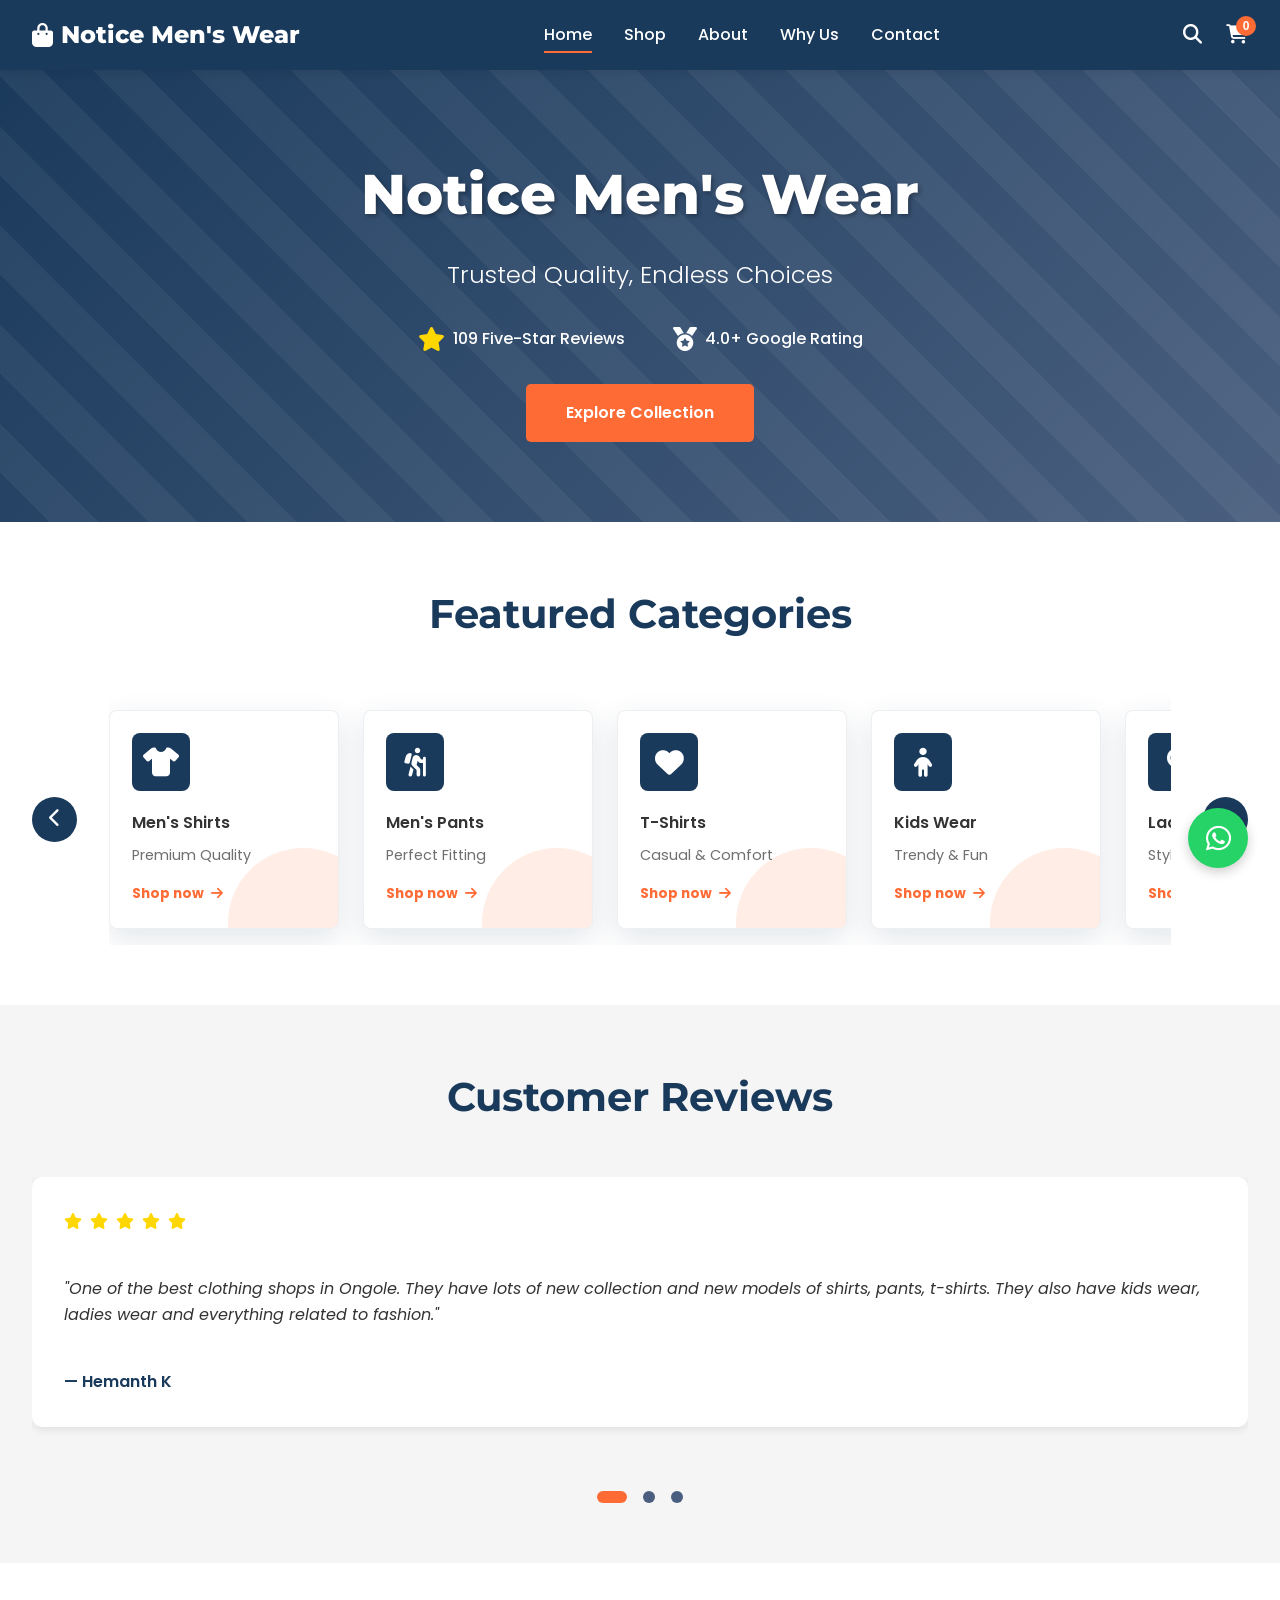
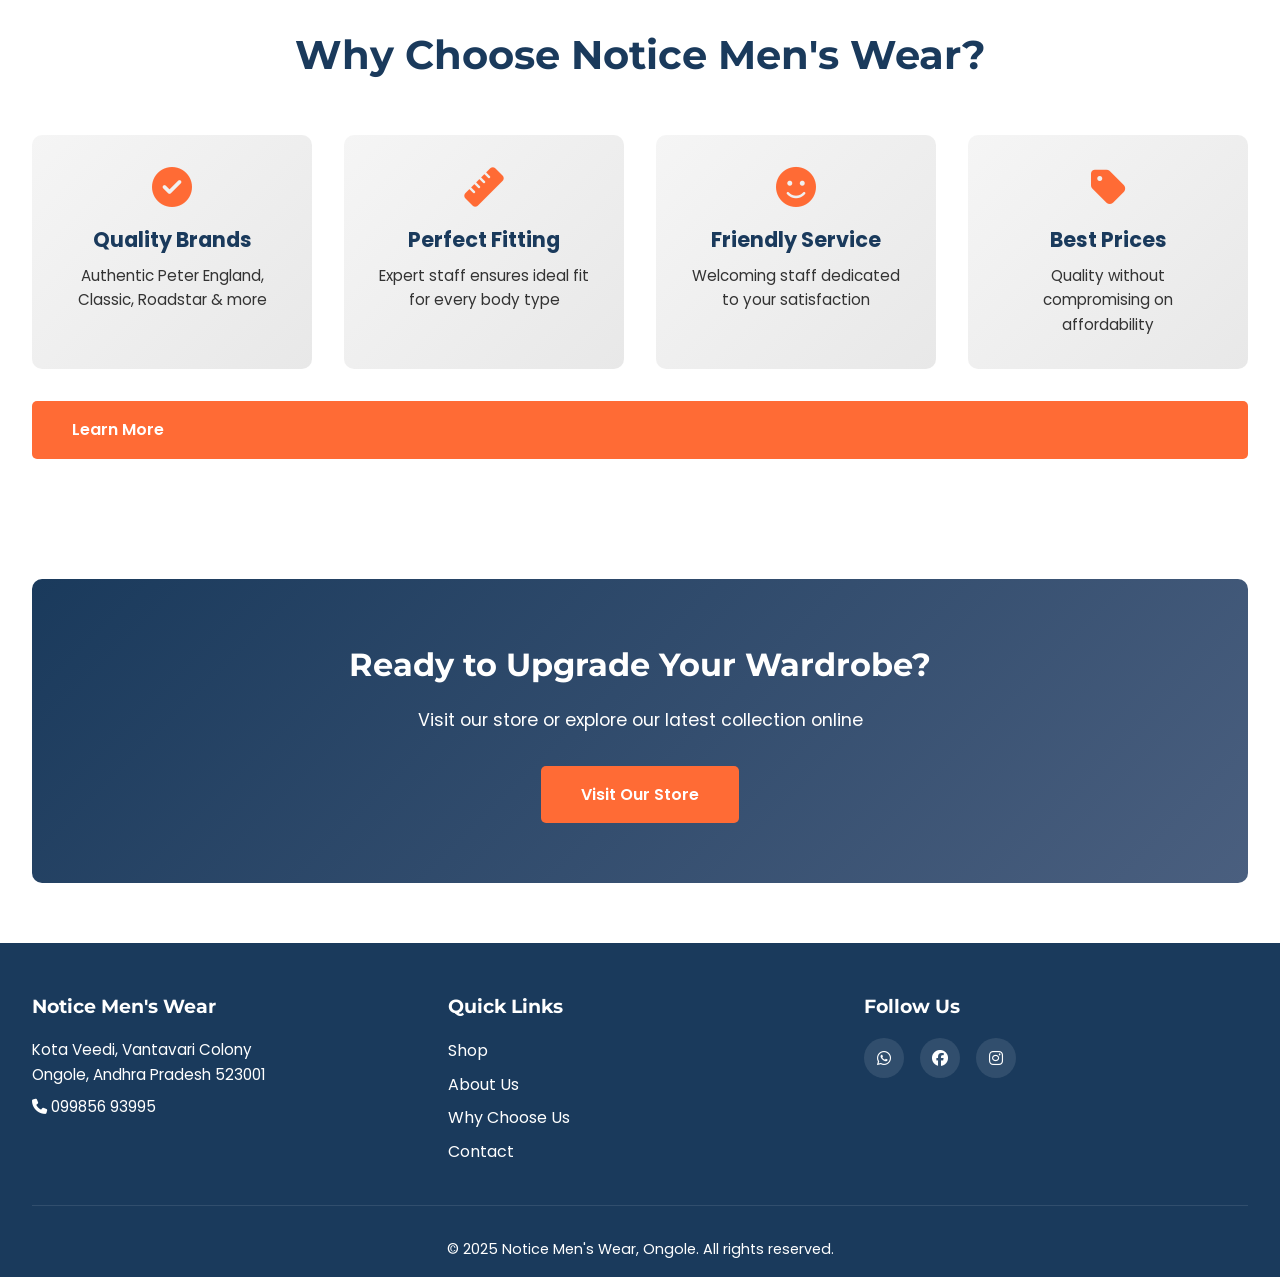
<file: index.html>
<!DOCTYPE html>
<html lang="en">
<head>
    <meta charset="UTF-8">
    <meta name="viewport" content="width=device-width, initial-scale=1.0">
    <meta name="description" content="Notice Men's Wear - Ongole's trusted men's clothing store. Quality shirts, pants, t-shirts, kids wear, ladies wear & accessories. 4.0+ rating, 109 reviews.">
    <meta name="keywords" content="men's clothing Ongole, shirts pants t-shirts, Notice Men's Wear, Andhra Pradesh, quality brands">
    <meta name="author" content="Notice Men's Wear">
    <title>Notice Men's Wear - Trusted Quality, Endless Choices | Ongole</title>
    <link href="https://fonts.googleapis.com/css2?family=Montserrat:wght@700;800&family=Poppins:wght@400;500;600;700&display=swap" rel="stylesheet">
    <link rel="stylesheet" href="https://cdnjs.cloudflare.com/ajax/libs/font-awesome/6.4.0/css/all.min.css">
    <link rel="stylesheet" href="css/style.css">
</head>
<body>
    <!-- Navigation Bar -->
    <nav class="navbar">
        <div class="nav-container">
            <div class="nav-logo">
                <i class="fas fa-shopping-bag"></i>
                <span>Notice Men's Wear</span>
            </div>
            <div class="nav-menu" id="navMenu">
                <a href="index.html" class="nav-link active">Home</a>
                <a href="collections.html" class="nav-link">Shop</a>
                <a href="about.html" class="nav-link">About</a>
                <a href="why-us.html" class="nav-link">Why Us</a>
                <a href="contact.html" class="nav-link">Contact</a>
            </div>
            <div class="nav-icons">
                <button class="icon-btn" id="searchBtn"><i class="fas fa-search"></i></button>
                <button class="icon-btn" id="cartBtn"><i class="fas fa-shopping-cart"></i><span class="cart-count">0</span></button>
                <button class="hamburger" id="hamburger">
                    <span></span>
                    <span></span>
                    <span></span>
                </button>
            </div>
        </div>
        <!-- Search Bar -->
        <div class="search-bar" id="searchBar">
            <input type="text" placeholder="Search products..." id="searchInput">
            <button><i class="fas fa-search"></i></button>
        </div>
    </nav>

    <!-- Hero Section -->
    <section class="hero">
        <div class="hero-content">
            <h1>Notice Men's Wear</h1>
            <p class="hero-tagline">Trusted Quality, Endless Choices</p>
            <div class="hero-stats">
                <div class="stat">
                    <i class="fas fa-star" style="color: #FFD700;"></i>
                    <span>109 Five-Star Reviews</span>
                </div>
                <div class="stat">
                    <i class="fas fa-medal"></i>
                    <span>4.0+ Google Rating</span>
                </div>
            </div>
            <a href="collections.html" class="cta-button">Explore Collection</a>
        </div>
    </section>

    <!-- Categories Carousel -->
    <section class="categories-section">
        <h2>Featured Categories</h2>
        <div class="carousel-container">
            <button class="carousel-btn prev" id="prevBtn"><i class="fas fa-chevron-left"></i></button>
            <div class="carousel">
                <a class="category-card" href="collections.html">
                    <div class="category-icon"><i class="fas fa-shirt"></i></div>
                    <h3>Men's Shirts</h3>
                    <p>Premium Quality</p>
                    <span class="category-link">Shop now <i class="fas fa-arrow-right"></i></span>
                </a>
                <a class="category-card" href="collections.html">
                    <div class="category-icon"><i class="fas fa-person-hiking"></i></div>
                    <h3>Men's Pants</h3>
                    <p>Perfect Fitting</p>
                    <span class="category-link">Shop now <i class="fas fa-arrow-right"></i></span>
                </a>
                <a class="category-card" href="collections.html">
                    <div class="category-icon"><i class="fas fa-heart"></i></div>
                    <h3>T-Shirts</h3>
                    <p>Casual & Comfort</p>
                    <span class="category-link">Shop now <i class="fas fa-arrow-right"></i></span>
                </a>
                <a class="category-card" href="collections.html">
                    <div class="category-icon"><i class="fas fa-child"></i></div>
                    <h3>Kids Wear</h3>
                    <p>Trendy & Fun</p>
                    <span class="category-link">Shop now <i class="fas fa-arrow-right"></i></span>
                </a>
                <a class="category-card" href="collections.html">
                    <div class="category-icon"><i class="fas fa-venus"></i></div>
                    <h3>Ladies Wear</h3>
                    <p>Stylish Collection</p>
                    <span class="category-link">Shop now <i class="fas fa-arrow-right"></i></span>
                </a>
                <a class="category-card" href="collections.html">
                    <div class="category-icon"><i class="fas fa-ring"></i></div>
                    <h3>Accessories</h3>
                    <p>Complete Your Look</p>
                    <span class="category-link">Shop now <i class="fas fa-arrow-right"></i></span>
                </a>
            </div>
            <button class="carousel-btn next" id="nextBtn"><i class="fas fa-chevron-right"></i></button>
        </div>
    </section>

    <!-- Testimonials Section -->
    <section class="testimonials-section">
        <h2>Customer Reviews</h2>
        <div class="testimonials-carousel">
            <div class="testimonial-slide">
                <div class="testimonial-card">
                    <div class="stars">
                        <i class="fas fa-star"></i>
                        <i class="fas fa-star"></i>
                        <i class="fas fa-star"></i>
                        <i class="fas fa-star"></i>
                        <i class="fas fa-star"></i>
                    </div>
                    <p class="testimonial-text">"One of the best clothing shops in Ongole. They have lots of new collection and new models of shirts, pants, t-shirts. They also have kids wear, ladies wear and everything related to fashion."</p>
                    <p class="testimonial-author">— Hemanth K</p>
                </div>
            </div>
            <div class="testimonial-slide">
                <div class="testimonial-card">
                    <div class="stars">
                        <i class="fas fa-star"></i>
                        <i class="fas fa-star"></i>
                        <i class="fas fa-star"></i>
                        <i class="fas fa-star"></i>
                        <i class="fas fa-star"></i>
                    </div>
                    <p class="testimonial-text">"I always prefer online shopping for shirts and t-shirts, but when it comes to pants I prefer Notice Men's Wear. Due to the quality and fitting."</p>
                    <p class="testimonial-author">— Kilumu Mahesh</p>
                </div>
            </div>
            <div class="testimonial-slide">
                <div class="testimonial-card">
                    <div class="stars">
                        <i class="fas fa-star"></i>
                        <i class="fas fa-star"></i>
                        <i class="fas fa-star"></i>
                        <i class="fas fa-star"></i>
                        <i class="fas fa-star"></i>
                    </div>
                    <p class="testimonial-text">"Lots of collections and great quality. Nice brands and all staff are very friendly with us."</p>
                    <p class="testimonial-author">— Customer Review</p>
                </div>
            </div>
        </div>
        <div class="carousel-controls">
            <button class="dot active" data-slide="0"></button>
            <button class="dot" data-slide="1"></button>
            <button class="dot" data-slide="2"></button>
        </div>
    </section>

    <!-- Why Choose Us Preview -->
    <section class="why-us-preview">
        <h2>Why Choose Notice Men's Wear?</h2>
        <div class="features-grid">
            <div class="feature-card">
                <i class="fas fa-check-circle"></i>
                <h3>Quality Brands</h3>
                <p>Authentic Peter England, Classic, Roadstar & more</p>
            </div>
            <div class="feature-card">
                <i class="fas fa-ruler"></i>
                <h3>Perfect Fitting</h3>
                <p>Expert staff ensures ideal fit for every body type</p>
            </div>
            <div class="feature-card">
                <i class="fas fa-smile"></i>
                <h3>Friendly Service</h3>
                <p>Welcoming staff dedicated to your satisfaction</p>
            </div>
            <div class="feature-card">
                <i class="fas fa-tag"></i>
                <h3>Best Prices</h3>
                <p>Quality without compromising on affordability</p>
            </div>
        </div>
        <a href="why-us.html" class="cta-button">Learn More</a>
    </section>

    <!-- Call to Action -->
    <section class="cta-section">
        <h2>Ready to Upgrade Your Wardrobe?</h2>
        <p>Visit our store or explore our latest collection online</p>
        <a href="contact.html" class="cta-button">Visit Our Store</a>
    </section>

    <!-- Footer -->
    <footer class="footer">
        <div class="footer-content">
            <div class="footer-section">
                <h4>Notice Men's Wear</h4>
                <p>Kota Veedi, Vantavari Colony<br>Ongole, Andhra Pradesh 523001</p>
                <p><i class="fas fa-phone"></i> <a href="tel:+919998569395">099856 93995</a></p>
            </div>
            <div class="footer-section">
                <h4>Quick Links</h4>
                <ul>
                    <li><a href="collections.html">Shop</a></li>
                    <li><a href="about.html">About Us</a></li>
                    <li><a href="why-us.html">Why Choose Us</a></li>
                    <li><a href="contact.html">Contact</a></li>
                </ul>
            </div>
            <div class="footer-section">
                <h4>Follow Us</h4>
                <div class="social-links">
                    <a href="https://wa.me/919998569395" target="_blank"><i class="fab fa-whatsapp"></i></a>
                    <a href="#"><i class="fab fa-facebook"></i></a>
                    <a href="#"><i class="fab fa-instagram"></i></a>
                </div>
            </div>
        </div>
        <div class="footer-bottom">
            <p>&copy; 2025 Notice Men's Wear, Ongole. All rights reserved.</p>
        </div>
    </footer>

    <!-- Floating WhatsApp Button -->
    <a href="https://wa.me/919998569395" class="whatsapp-btn" target="_blank" title="Chat with us on WhatsApp">
        <i class="fab fa-whatsapp"></i>
    </a>

    <!-- Scroll to Top Button -->
    <button class="scroll-to-top" id="scrollToTop"><i class="fas fa-chevron-up"></i></button>

    <script src="js/main.js"></script>
</body>
</html>
</file>
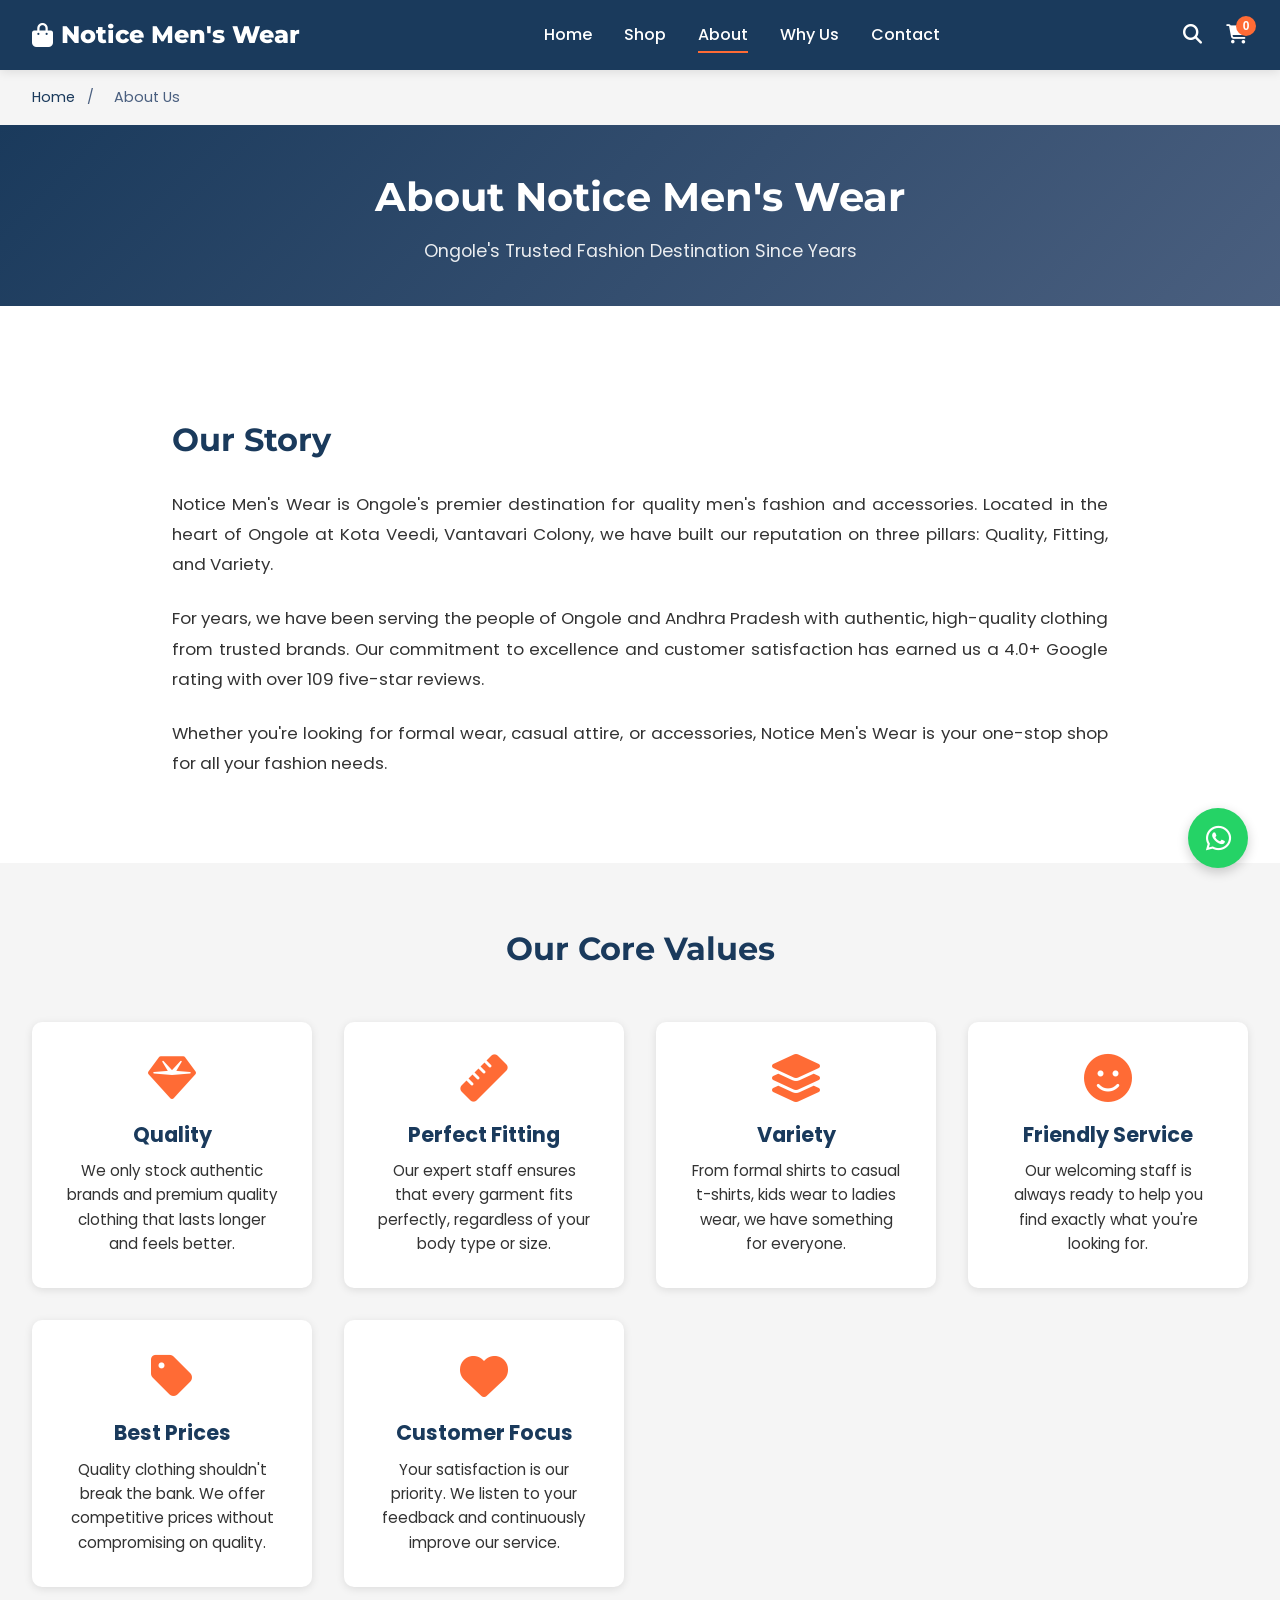
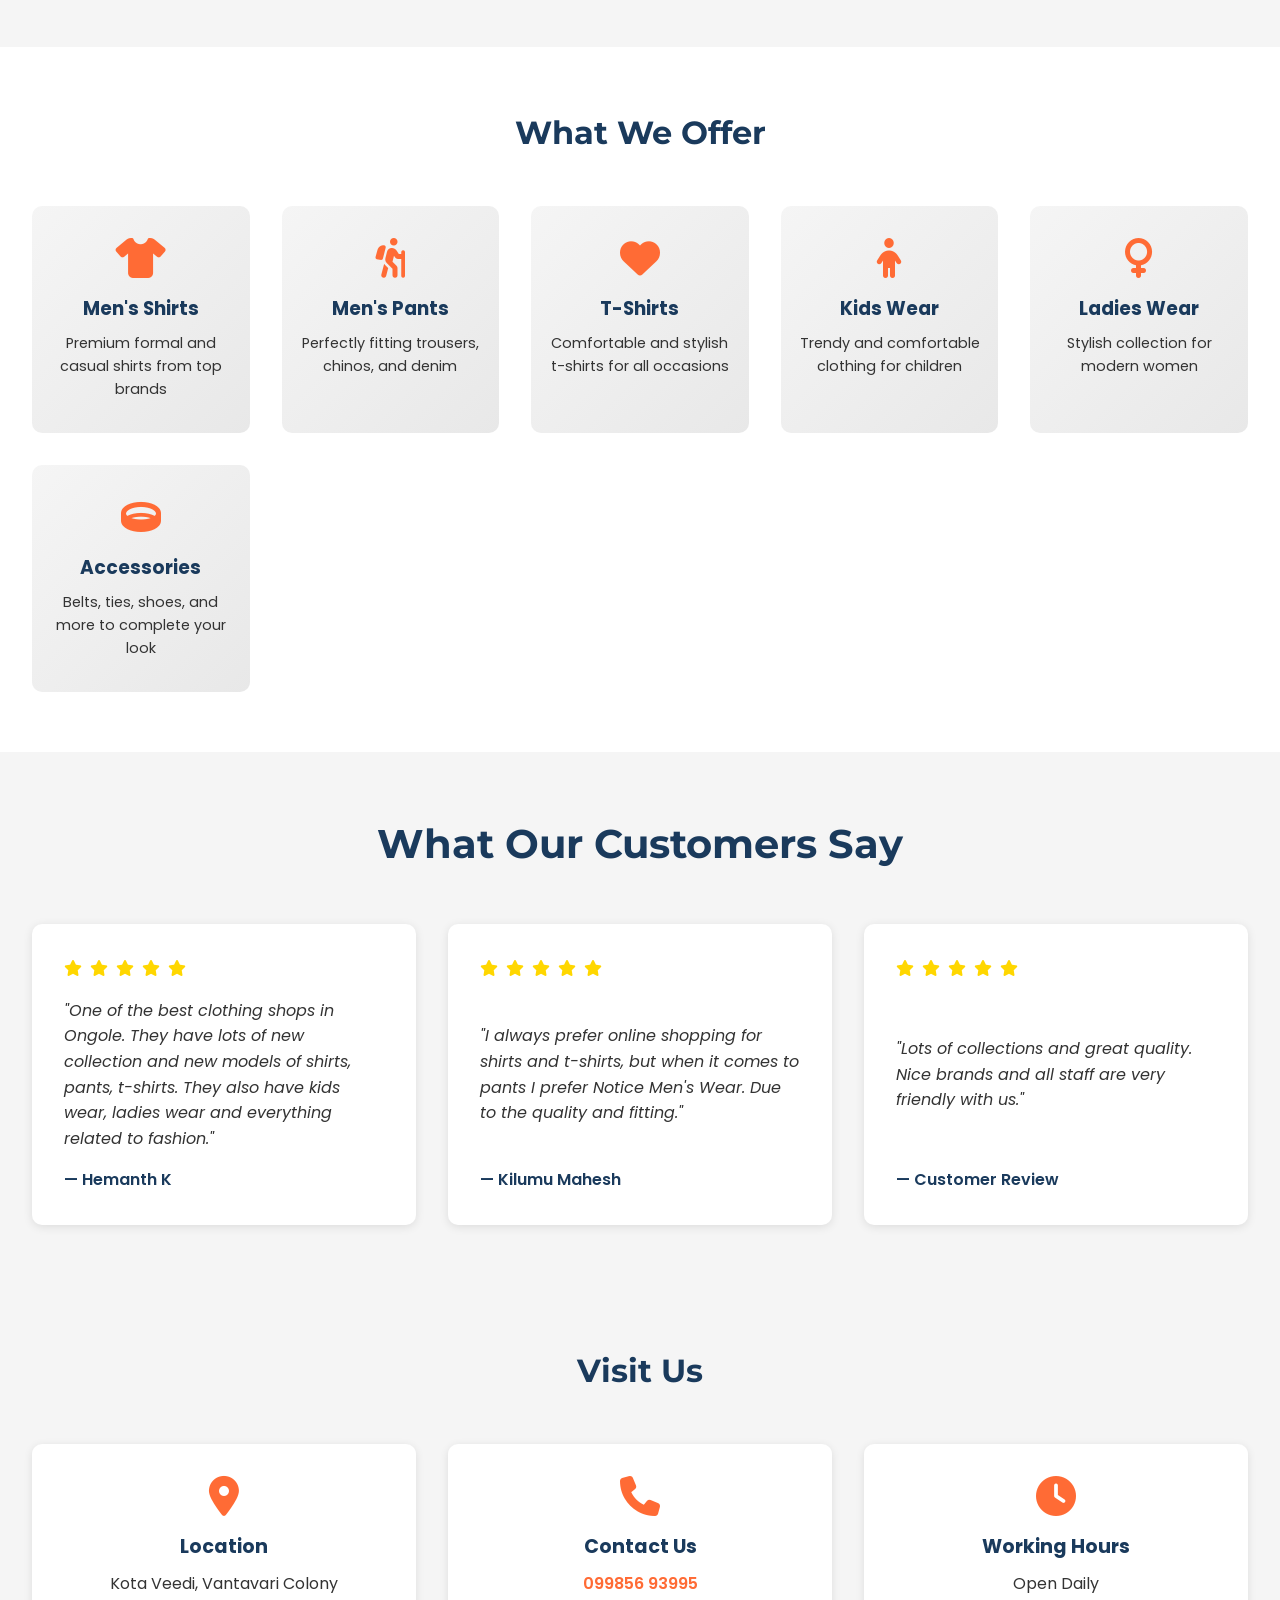
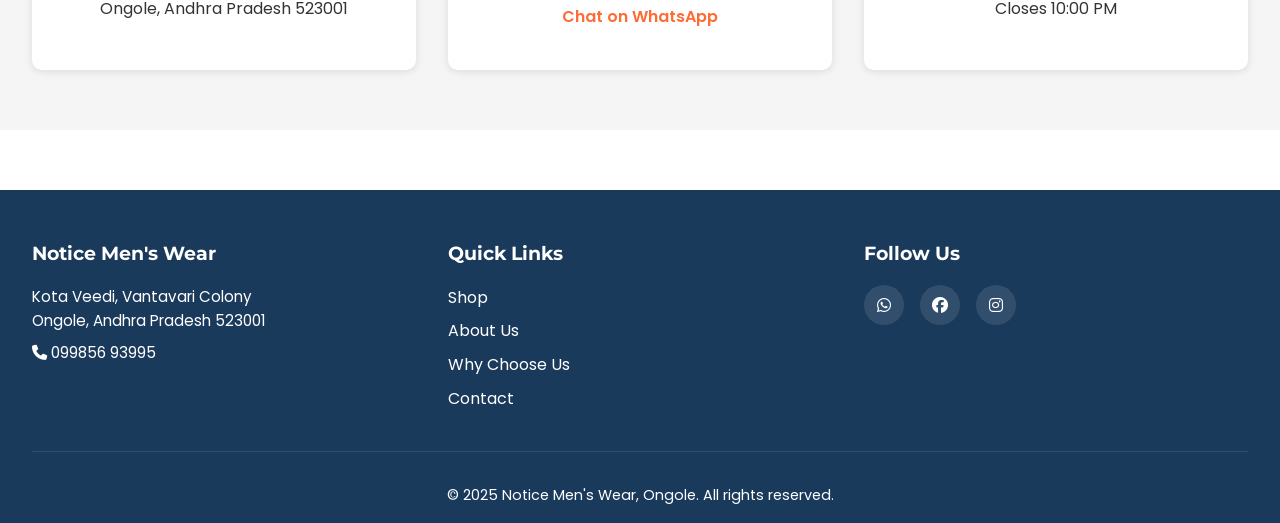
<file: about.html>
<!DOCTYPE html>
<html lang="en">
<head>
    <meta charset="UTF-8">
    <meta name="viewport" content="width=device-width, initial-scale=1.0">
    <meta name="description" content="About Notice Men's Wear - Ongole's trusted men's clothing store since years. Quality, Fitting, Variety, Friendly Service.">
    <meta name="keywords" content="about Notice Men's Wear, Ongole fashion store, quality clothing Andhra Pradesh">
    <title>About Us | Notice Men's Wear</title>
    <link href="https://fonts.googleapis.com/css2?family=Montserrat:wght@700;800&family=Poppins:wght@400;500;600;700&display=swap" rel="stylesheet">
    <link rel="stylesheet" href="https://cdnjs.cloudflare.com/ajax/libs/font-awesome/6.4.0/css/all.min.css">
    <link rel="stylesheet" href="css/style.css">
</head>
<body>
    <!-- Navigation Bar -->
    <nav class="navbar">
        <div class="nav-container">
            <div class="nav-logo">
                <i class="fas fa-shopping-bag"></i>
                <span>Notice Men's Wear</span>
            </div>
            <div class="nav-menu" id="navMenu">
                <a href="index.html" class="nav-link">Home</a>
                <a href="collections.html" class="nav-link">Shop</a>
                <a href="about.html" class="nav-link active">About</a>
                <a href="why-us.html" class="nav-link">Why Us</a>
                <a href="contact.html" class="nav-link">Contact</a>
            </div>
            <div class="nav-icons">
                <button class="icon-btn" id="searchBtn"><i class="fas fa-search"></i></button>
                <button class="icon-btn" id="cartBtn"><i class="fas fa-shopping-cart"></i><span class="cart-count">0</span></button>
                <button class="hamburger" id="hamburger">
                    <span></span>
                    <span></span>
                    <span></span>
                </button>
            </div>
        </div>
        <div class="search-bar" id="searchBar">
            <input type="text" placeholder="Search products..." id="searchInput">
            <button><i class="fas fa-search"></i></button>
        </div>
    </nav>

    <!-- Breadcrumb -->
    <div class="breadcrumb">
        <a href="index.html">Home</a>
        <span>/</span>
        <span>About Us</span>
    </div>

    <!-- Page Title -->
    <section class="page-title">
        <h1>About Notice Men's Wear</h1>
        <p>Ongole's Trusted Fashion Destination Since Years</p>
    </section>

    <!-- Story Section -->
    <section class="about-story">
        <div class="story-content">
            <h2>Our Story</h2>
            <p>Notice Men's Wear is Ongole's premier destination for quality men's fashion and accessories. Located in the heart of Ongole at Kota Veedi, Vantavari Colony, we have built our reputation on three pillars: Quality, Fitting, and Variety.</p>
            <p>For years, we have been serving the people of Ongole and Andhra Pradesh with authentic, high-quality clothing from trusted brands. Our commitment to excellence and customer satisfaction has earned us a 4.0+ Google rating with over 109 five-star reviews.</p>
            <p>Whether you're looking for formal wear, casual attire, or accessories, Notice Men's Wear is your one-stop shop for all your fashion needs.</p>
        </div>
    </section>

    <!-- Core Values -->
    <section class="core-values">
        <h2>Our Core Values</h2>
        <div class="values-grid">
            <div class="value-card">
                <i class="fas fa-gem"></i>
                <h3>Quality</h3>
                <p>We only stock authentic brands and premium quality clothing that lasts longer and feels better.</p>
            </div>
            <div class="value-card">
                <i class="fas fa-ruler"></i>
                <h3>Perfect Fitting</h3>
                <p>Our expert staff ensures that every garment fits perfectly, regardless of your body type or size.</p>
            </div>
            <div class="value-card">
                <i class="fas fa-layer-group"></i>
                <h3>Variety</h3>
                <p>From formal shirts to casual t-shirts, kids wear to ladies wear, we have something for everyone.</p>
            </div>
            <div class="value-card">
                <i class="fas fa-smile"></i>
                <h3>Friendly Service</h3>
                <p>Our welcoming staff is always ready to help you find exactly what you're looking for.</p>
            </div>
            <div class="value-card">
                <i class="fas fa-tag"></i>
                <h3>Best Prices</h3>
                <p>Quality clothing shouldn't break the bank. We offer competitive prices without compromising on quality.</p>
            </div>
            <div class="value-card">
                <i class="fas fa-heart"></i>
                <h3>Customer Focus</h3>
                <p>Your satisfaction is our priority. We listen to your feedback and continuously improve our service.</p>
            </div>
        </div>
    </section>

    <!-- Merchandise Highlights -->
    <section class="merchandise-highlights">
        <h2>What We Offer</h2>
        <div class="highlights-grid">
            <div class="highlight-item">
                <i class="fas fa-shirt"></i>
                <h3>Men's Shirts</h3>
                <p>Premium formal and casual shirts from top brands</p>
            </div>
            <div class="highlight-item">
                <i class="fas fa-person-hiking"></i>
                <h3>Men's Pants</h3>
                <p>Perfectly fitting trousers, chinos, and denim</p>
            </div>
            <div class="highlight-item">
                <i class="fas fa-heart"></i>
                <h3>T-Shirts</h3>
                <p>Comfortable and stylish t-shirts for all occasions</p>
            </div>
            <div class="highlight-item">
                <i class="fas fa-child"></i>
                <h3>Kids Wear</h3>
                <p>Trendy and comfortable clothing for children</p>
            </div>
            <div class="highlight-item">
                <i class="fas fa-venus"></i>
                <h3>Ladies Wear</h3>
                <p>Stylish collection for modern women</p>
            </div>
            <div class="highlight-item">
                <i class="fas fa-ring"></i>
                <h3>Accessories</h3>
                <p>Belts, ties, shoes, and more to complete your look</p>
            </div>
        </div>
    </section>

    <!-- Customer Testimonials -->
    <section class="testimonials-section">
        <h2>What Our Customers Say</h2>
        <div class="testimonials-grid">
            <div class="testimonial-card">
                <div class="stars">
                    <i class="fas fa-star"></i>
                    <i class="fas fa-star"></i>
                    <i class="fas fa-star"></i>
                    <i class="fas fa-star"></i>
                    <i class="fas fa-star"></i>
                </div>
                <p class="testimonial-text">"One of the best clothing shops in Ongole. They have lots of new collection and new models of shirts, pants, t-shirts. They also have kids wear, ladies wear and everything related to fashion."</p>
                <p class="testimonial-author">— Hemanth K</p>
            </div>
            <div class="testimonial-card">
                <div class="stars">
                    <i class="fas fa-star"></i>
                    <i class="fas fa-star"></i>
                    <i class="fas fa-star"></i>
                    <i class="fas fa-star"></i>
                    <i class="fas fa-star"></i>
                </div>
                <p class="testimonial-text">"I always prefer online shopping for shirts and t-shirts, but when it comes to pants I prefer Notice Men's Wear. Due to the quality and fitting."</p>
                <p class="testimonial-author">— Kilumu Mahesh</p>
            </div>
            <div class="testimonial-card">
                <div class="stars">
                    <i class="fas fa-star"></i>
                    <i class="fas fa-star"></i>
                    <i class="fas fa-star"></i>
                    <i class="fas fa-star"></i>
                    <i class="fas fa-star"></i>
                </div>
                <p class="testimonial-text">"Lots of collections and great quality. Nice brands and all staff are very friendly with us."</p>
                <p class="testimonial-author">— Customer Review</p>
            </div>
        </div>
    </section>

    <!-- Store Info -->
    <section class="store-info">
        <h2>Visit Us</h2>
        <div class="info-grid">
            <div class="info-card">
                <i class="fas fa-map-marker-alt"></i>
                <h3>Location</h3>
                <p>Kota Veedi, Vantavari Colony<br>Ongole, Andhra Pradesh 523001</p>
            </div>
            <div class="info-card">
                <i class="fas fa-phone"></i>
                <h3>Contact Us</h3>
                <p><a href="tel:+919998569395">099856 93995</a></p>
                <p><a href="https://wa.me/919998569395">Chat on WhatsApp</a></p>
            </div>
            <div class="info-card">
                <i class="fas fa-clock"></i>
                <h3>Working Hours</h3>
                <p>Open Daily<br>Closes 10:00 PM</p>
            </div>
        </div>
    </section>

    <!-- Footer -->
    <footer class="footer">
        <div class="footer-content">
            <div class="footer-section">
                <h4>Notice Men's Wear</h4>
                <p>Kota Veedi, Vantavari Colony<br>Ongole, Andhra Pradesh 523001</p>
                <p><i class="fas fa-phone"></i> <a href="tel:+919998569395">099856 93995</a></p>
            </div>
            <div class="footer-section">
                <h4>Quick Links</h4>
                <ul>
                    <li><a href="collections.html">Shop</a></li>
                    <li><a href="about.html">About Us</a></li>
                    <li><a href="why-us.html">Why Choose Us</a></li>
                    <li><a href="contact.html">Contact</a></li>
                </ul>
            </div>
            <div class="footer-section">
                <h4>Follow Us</h4>
                <div class="social-links">
                    <a href="https://wa.me/919998569395" target="_blank"><i class="fab fa-whatsapp"></i></a>
                    <a href="#"><i class="fab fa-facebook"></i></a>
                    <a href="#"><i class="fab fa-instagram"></i></a>
                </div>
            </div>
        </div>
        <div class="footer-bottom">
            <p>&copy; 2025 Notice Men's Wear, Ongole. All rights reserved.</p>
        </div>
    </footer>

    <!-- Floating WhatsApp Button -->
    <a href="https://wa.me/919998569395" class="whatsapp-btn" target="_blank" title="Chat with us on WhatsApp">
        <i class="fab fa-whatsapp"></i>
    </a>

    <!-- Scroll to Top Button -->
    <button class="scroll-to-top" id="scrollToTop"><i class="fas fa-chevron-up"></i></button>

    <script src="js/main.js"></script>
</body>
</html>
</file>
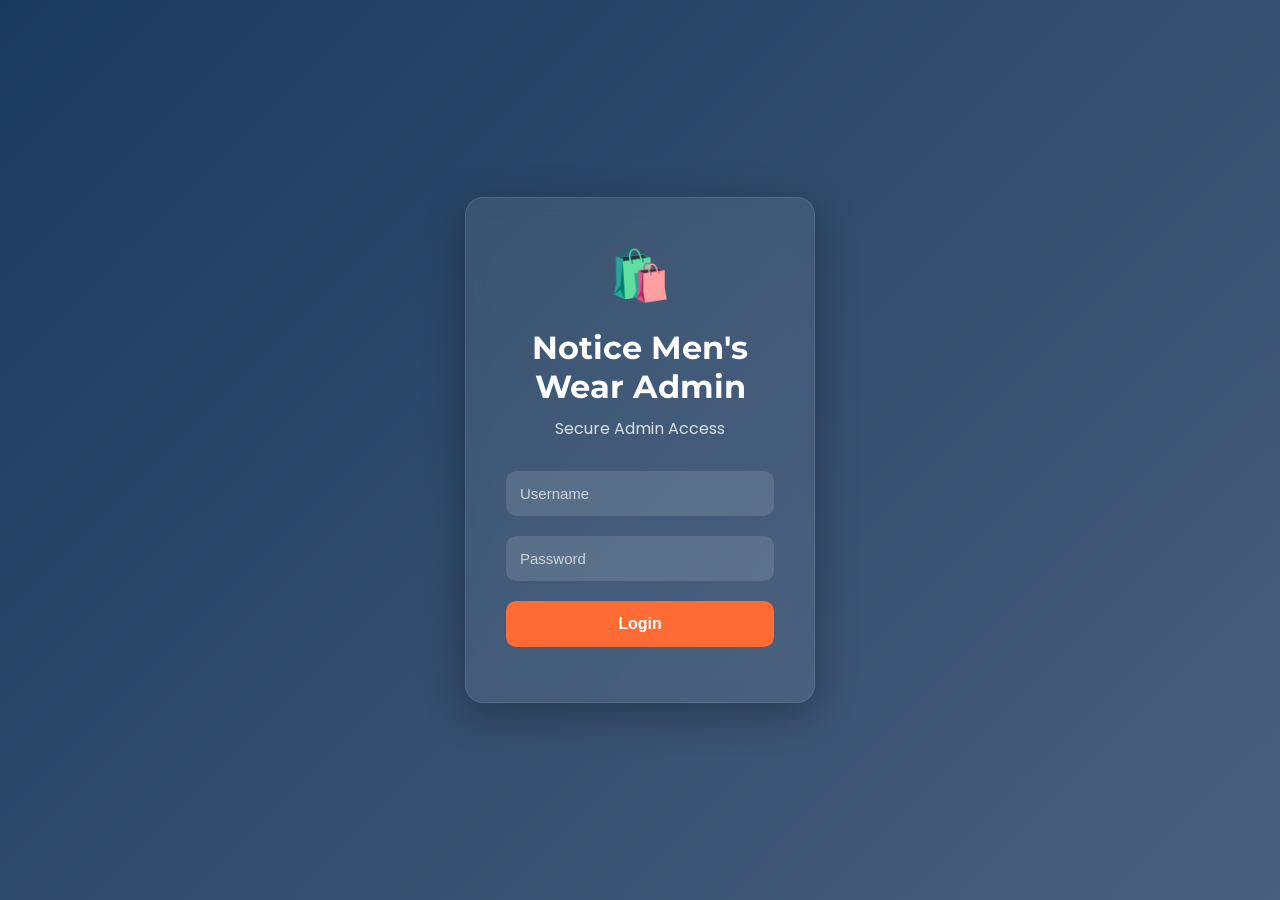
<file: admin.html>
<!DOCTYPE html>
<html lang="en">
<head>
    <meta charset="UTF-8">
    <meta name="viewport" content="width=device-width, initial-scale=1.0">
    <title>Product Admin | Notice Men's Wear</title>
    <link href="https://fonts.googleapis.com/css2?family=Montserrat:wght@700;800&family=Poppins:wght@400;500;600;700&display=swap" rel="stylesheet">
    <link rel="stylesheet" href="https://cdnjs.cloudflare.com/ajax/libs/font-awesome/6.4.0/css/all.min.css">
    <link rel="stylesheet" href="css/style.css">
</head>
<body class="admin-body">
    <main class="admin-shell">
        <header class="admin-header">
            <div>
                <p class="admin-kicker">Notice Men's Wear</p>
                <h1>Product Admin</h1>
                <button class="logout-btn" onclick="logout()">
                    Logout
                </button>
            </div>
            <a href="collections.html" class="admin-link"><i class="fas fa-store"></i> View Shop</a>
        </header>

        <section class="admin-toolbar">
            <button id="addProductBtn"><i class="fas fa-plus"></i> Add Product</button>
            <button id="openFileBtn"><i class="fas fa-folder-open"></i> Open products.js</button>
            <button id="saveFileBtn"><i class="fas fa-save"></i> Save to File</button>
            <button id="downloadBtn"><i class="fas fa-download"></i> Download File</button>
        </section>

        <section class="admin-github">
            <div>
                <h2>GitHub Auto Save</h2>
                <p>Fill this once per browser session. Save to GitHub will update <strong>data/products.js</strong>. Netlify deploys automatically when your site is connected to that GitHub repo.</p>
            </div>
            <div class="github-grid">
                <input id="githubOwner" placeholder="GitHub owner">
                <input id="githubRepo" placeholder="Repository name">
                <input id="githubBranch" placeholder="Branch" value="main">
                <input id="githubToken" placeholder="Fine-grained token" type="password">
                <button id="githubSaveBtn"><i class="fab fa-github"></i> Save to GitHub</button>
            </div>
        </section>

        <section class="admin-products">
            <div class="admin-products-head">
                <h2>Products and Prices</h2>
                <span id="statusText">Ready</span>
            </div>
            <div id="adminProducts" class="admin-products-list"></div>
        </section>
    </main>

    <script src="data/products.js"></script>
    <script src="js/admin.js"></script>
    <body class="admin-body">

<script>

if(localStorage.getItem("adminLoggedIn") !== "true"){

    window.location.href = "login.html";

}


function logout(){

    localStorage.removeItem("adminLoggedIn");

    window.location.href = "login.html";

}

</script>
</body>
</html>
</file>
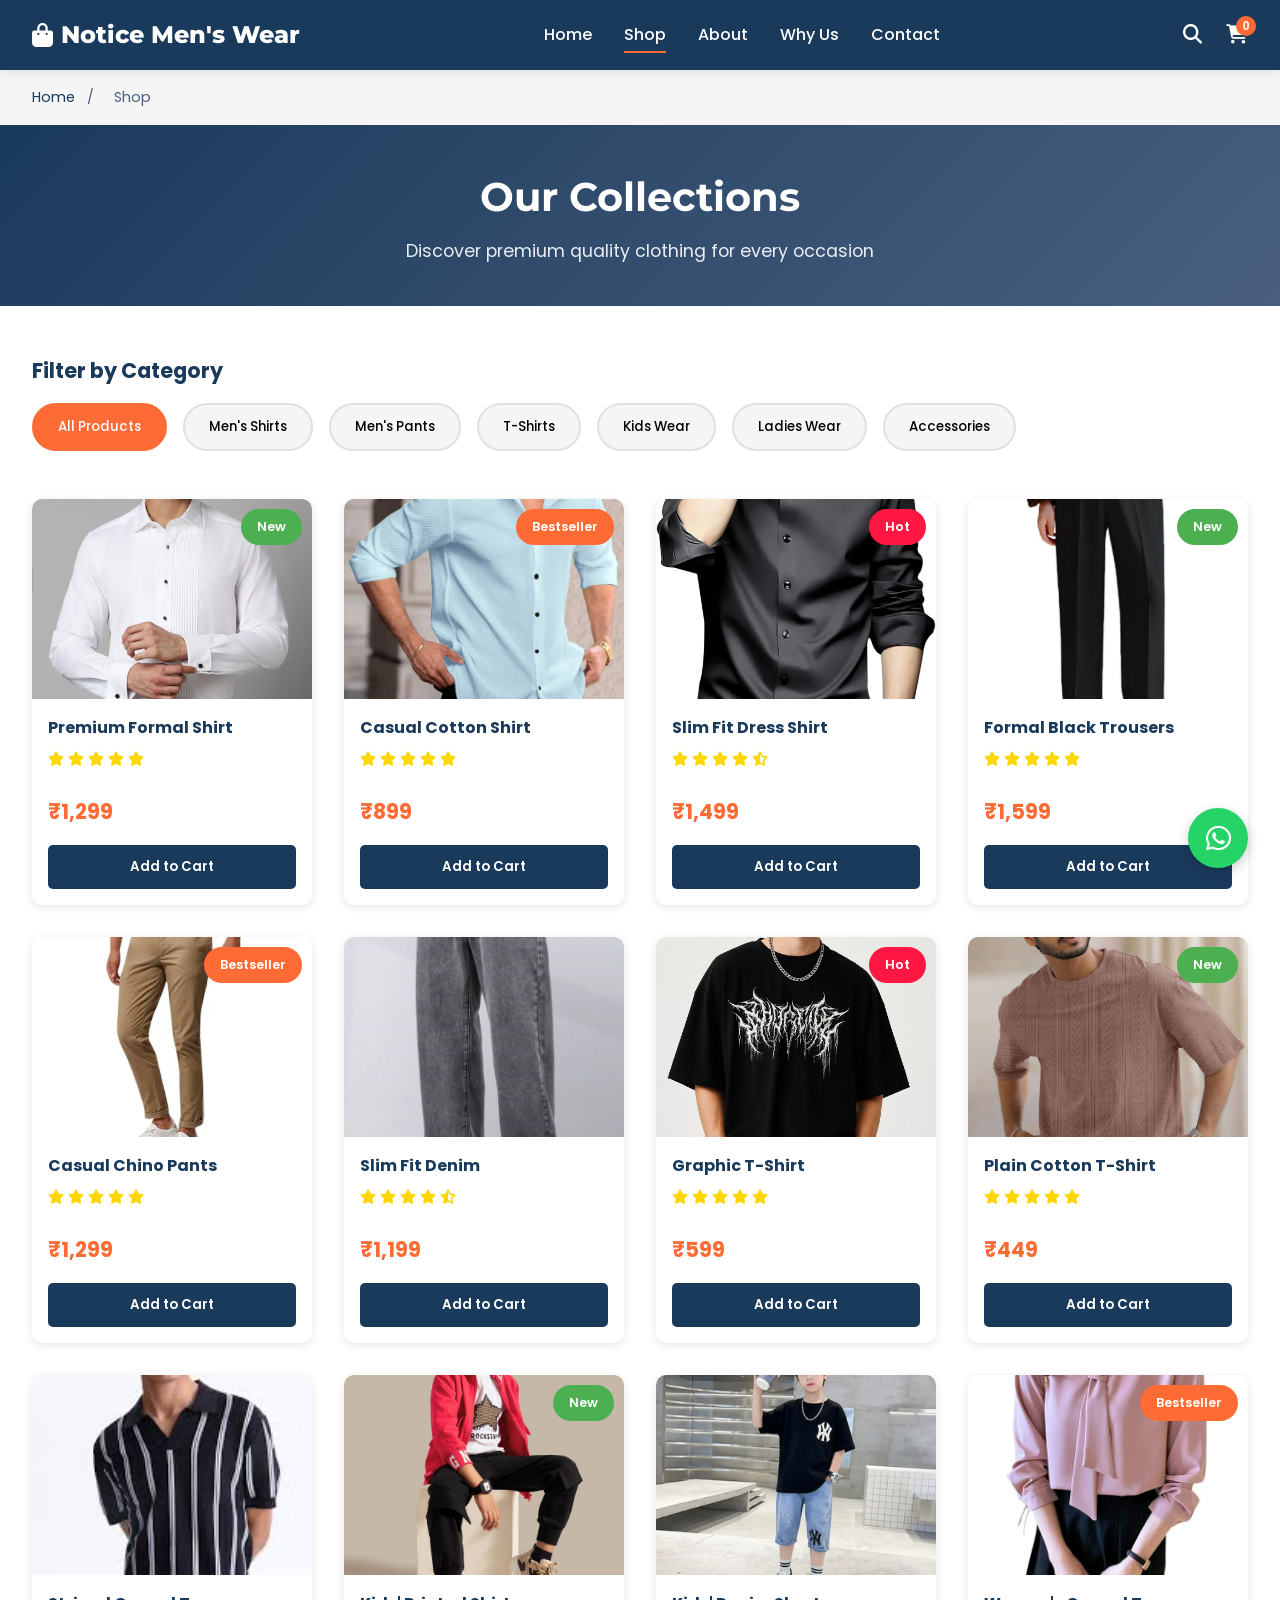
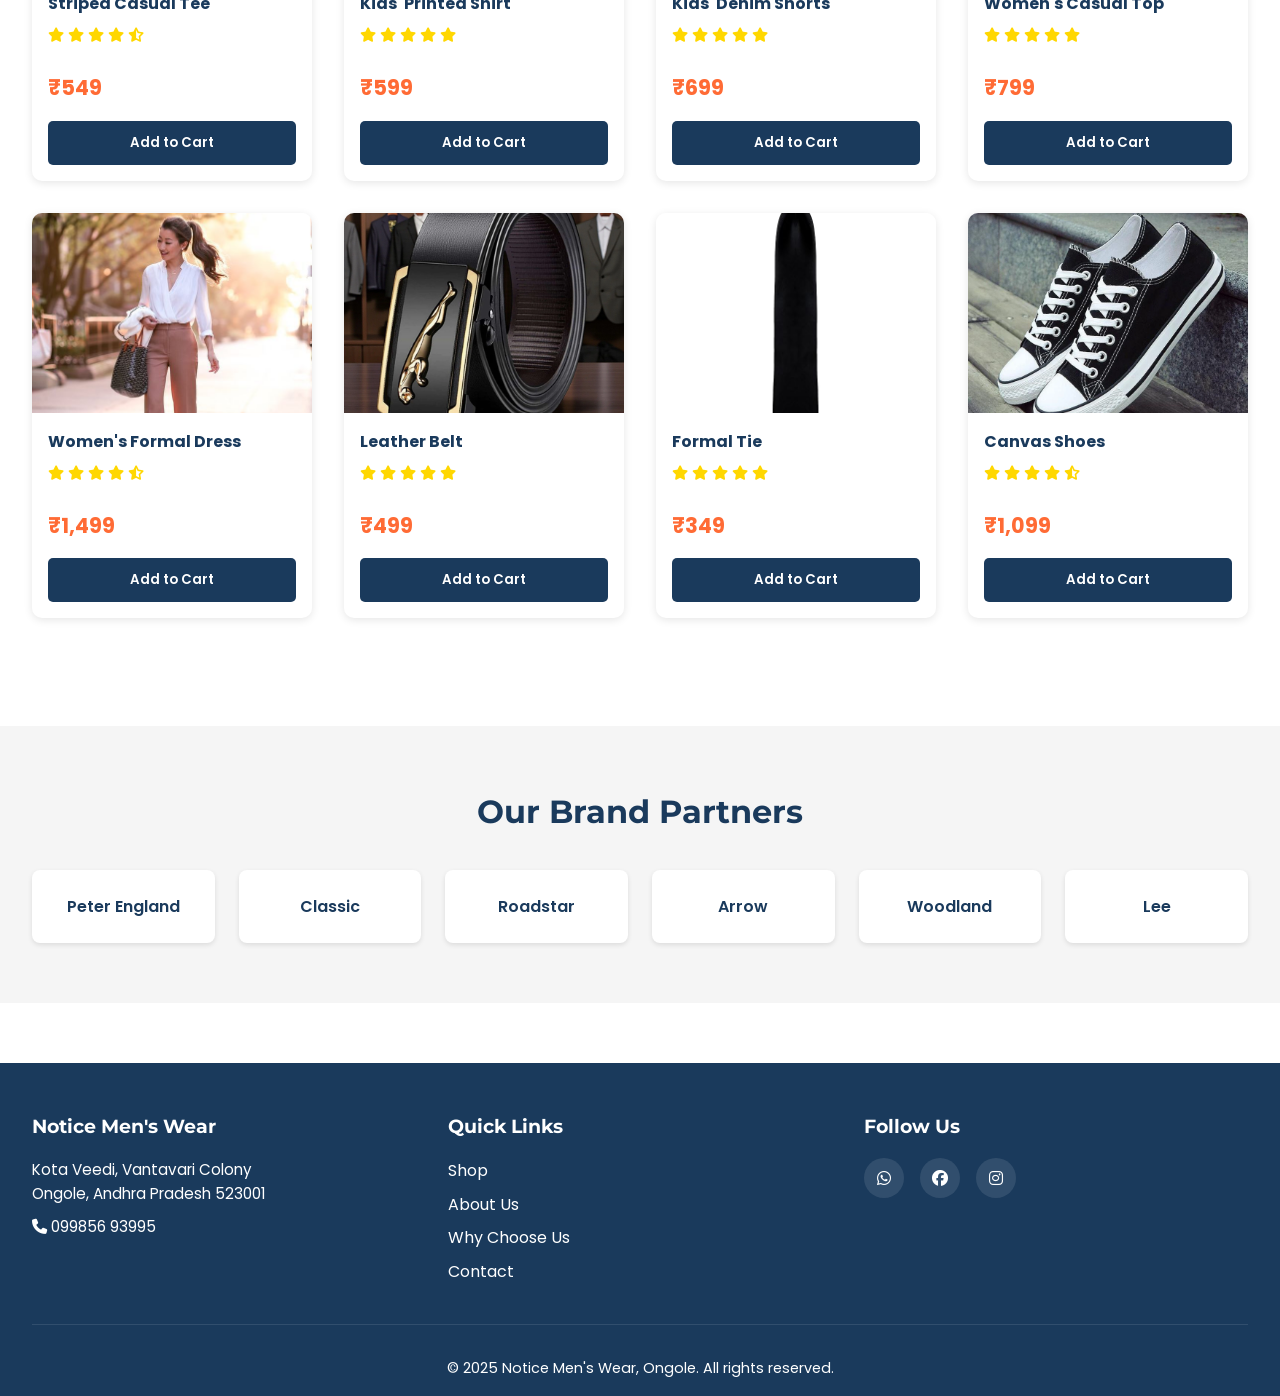
<file: collections.html>
﻿<!DOCTYPE html>
<html lang="en">
<head>
    <meta charset="UTF-8">
    <meta name="viewport" content="width=device-width, initial-scale=1.0">
    <meta name="description" content="Shop Notice Men's Wear collection - Men's shirts, pants, t-shirts, kids wear, ladies wear, accessories. Quality brands with perfect fitting.">
    <meta name="keywords" content="men's clothing, shirts, pants, t-shirts, Ongole fashion store">
    <title>Shop Collections | Notice Men's Wear</title>
    <link href="https://fonts.googleapis.com/css2?family=Montserrat:wght@700;800&family=Poppins:wght@400;500;600;700&display=swap" rel="stylesheet">
    <link rel="stylesheet" href="https://cdnjs.cloudflare.com/ajax/libs/font-awesome/6.4.0/css/all.min.css">
    <link rel="stylesheet" href="css/style.css">
</head>
<body>
    <!-- Navigation Bar -->
    <nav class="navbar">
        <div class="nav-container">
            <div class="nav-logo">
                <i class="fas fa-shopping-bag"></i>
                <span>Notice Men's Wear</span>
            </div>
            <div class="nav-menu" id="navMenu">
                <a href="index.html" class="nav-link">Home</a>
                <a href="collections.html" class="nav-link active">Shop</a>
                <a href="about.html" class="nav-link">About</a>
                <a href="why-us.html" class="nav-link">Why Us</a>
                <a href="contact.html" class="nav-link">Contact</a>
            </div>
            <div class="nav-icons">
                <button class="icon-btn" id="searchBtn"><i class="fas fa-search"></i></button>
                <button class="icon-btn" id="cartBtn"><i class="fas fa-shopping-cart"></i><span class="cart-count">0</span></button>
                <button class="hamburger" id="hamburger">
                    <span></span>
                    <span></span>
                    <span></span>
                </button>
            </div>
        </div>
        <div class="search-bar" id="searchBar">
            <input type="text" placeholder="Search products..." id="searchInput">
            <button><i class="fas fa-search"></i></button>
        </div>
    </nav>

    <!-- Breadcrumb -->
    <div class="breadcrumb">
        <a href="index.html">Home</a>
        <span>/</span>
        <span>Shop</span>
    </div>

    <!-- Page Title -->
    <section class="page-title">
        <h1>Our Collections</h1>
        <p>Discover premium quality clothing for every occasion</p>
    </section>

    <!-- Filter Section -->
    <section class="shop-section">
        <div class="filter-container">
            <h3>Filter by Category</h3>
            <div class="filter-buttons">
                <button class="filter-btn active" data-filter="all">All Products</button>
                <button class="filter-btn" data-filter="shirts">Men's Shirts</button>
                <button class="filter-btn" data-filter="pants">Men's Pants</button>
                <button class="filter-btn" data-filter="tshirts">T-Shirts</button>
                <button class="filter-btn" data-filter="kids">Kids Wear</button>
                <button class="filter-btn" data-filter="ladies">Ladies Wear</button>
                <button class="filter-btn" data-filter="accessories">Accessories</button>
            </div>
        </div>

        <!-- Products Grid -->
        <div class="products-grid" id="productsGrid">
            <p class="empty-cart">Loading products...</p>
        </div>
    </section>

    <!-- Brand Partners -->
    <section class="brand-partners-section">
        <h2>Our Brand Partners</h2>
        <div class="brands-grid">
            <div class="brand-card">Peter England</div>
            <div class="brand-card">Classic</div>
            <div class="brand-card">Roadstar</div>
            <div class="brand-card">Arrow</div>
            <div class="brand-card">Woodland</div>
            <div class="brand-card">Lee</div>
        </div>
    </section>

    <!-- Footer -->
    <footer class="footer">
        <div class="footer-content">
            <div class="footer-section">
                <h4>Notice Men's Wear</h4>
                <p>Kota Veedi, Vantavari Colony<br>Ongole, Andhra Pradesh 523001</p>
                <p><i class="fas fa-phone"></i> <a href="tel:+919998569395">099856 93995</a></p>
            </div>
            <div class="footer-section">
                <h4>Quick Links</h4>
                <ul>
                    <li><a href="collections.html">Shop</a></li>
                    <li><a href="about.html">About Us</a></li>
                    <li><a href="why-us.html">Why Choose Us</a></li>
                    <li><a href="contact.html">Contact</a></li>
                </ul>
            </div>
            <div class="footer-section">
                <h4>Follow Us</h4>
                <div class="social-links">
                    <a href="https://wa.me/919998569395" target="_blank"><i class="fab fa-whatsapp"></i></a>
                    <a href="#"><i class="fab fa-facebook"></i></a>
                    <a href="#"><i class="fab fa-instagram"></i></a>
                </div>
            </div>
        </div>
        <div class="footer-bottom">
            <p>&copy; 2025 Notice Men's Wear, Ongole. All rights reserved.</p>
        </div>
    </footer>

    <!-- Floating WhatsApp Button -->
    <a href="https://wa.me/919998569395" class="whatsapp-btn" target="_blank" title="Chat with us on WhatsApp">
        <i class="fab fa-whatsapp"></i>
    </a>

    <!-- Scroll to Top Button -->
    <button class="scroll-to-top" id="scrollToTop"><i class="fas fa-chevron-up"></i></button>

    <script src="data/products.js"></script>
    <script src="js/main.js"></script>
</body>
</html>
</file>
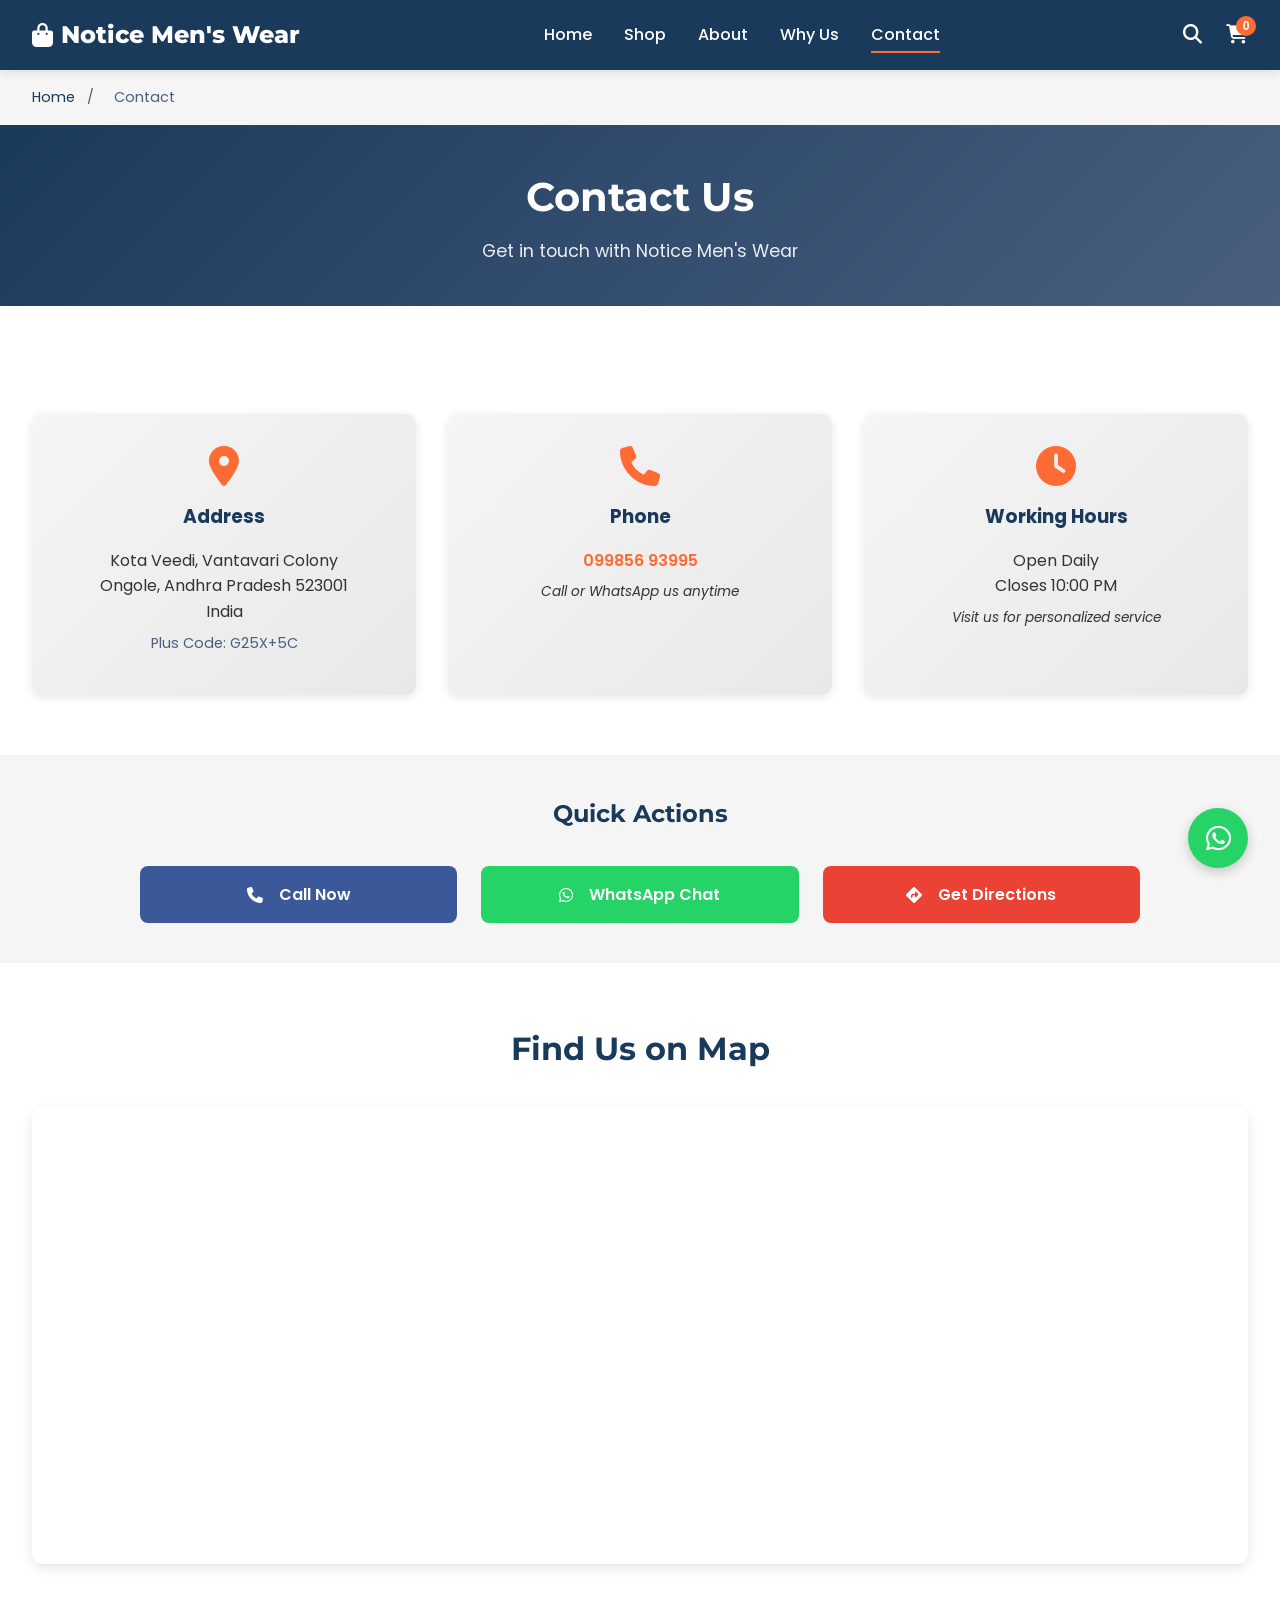
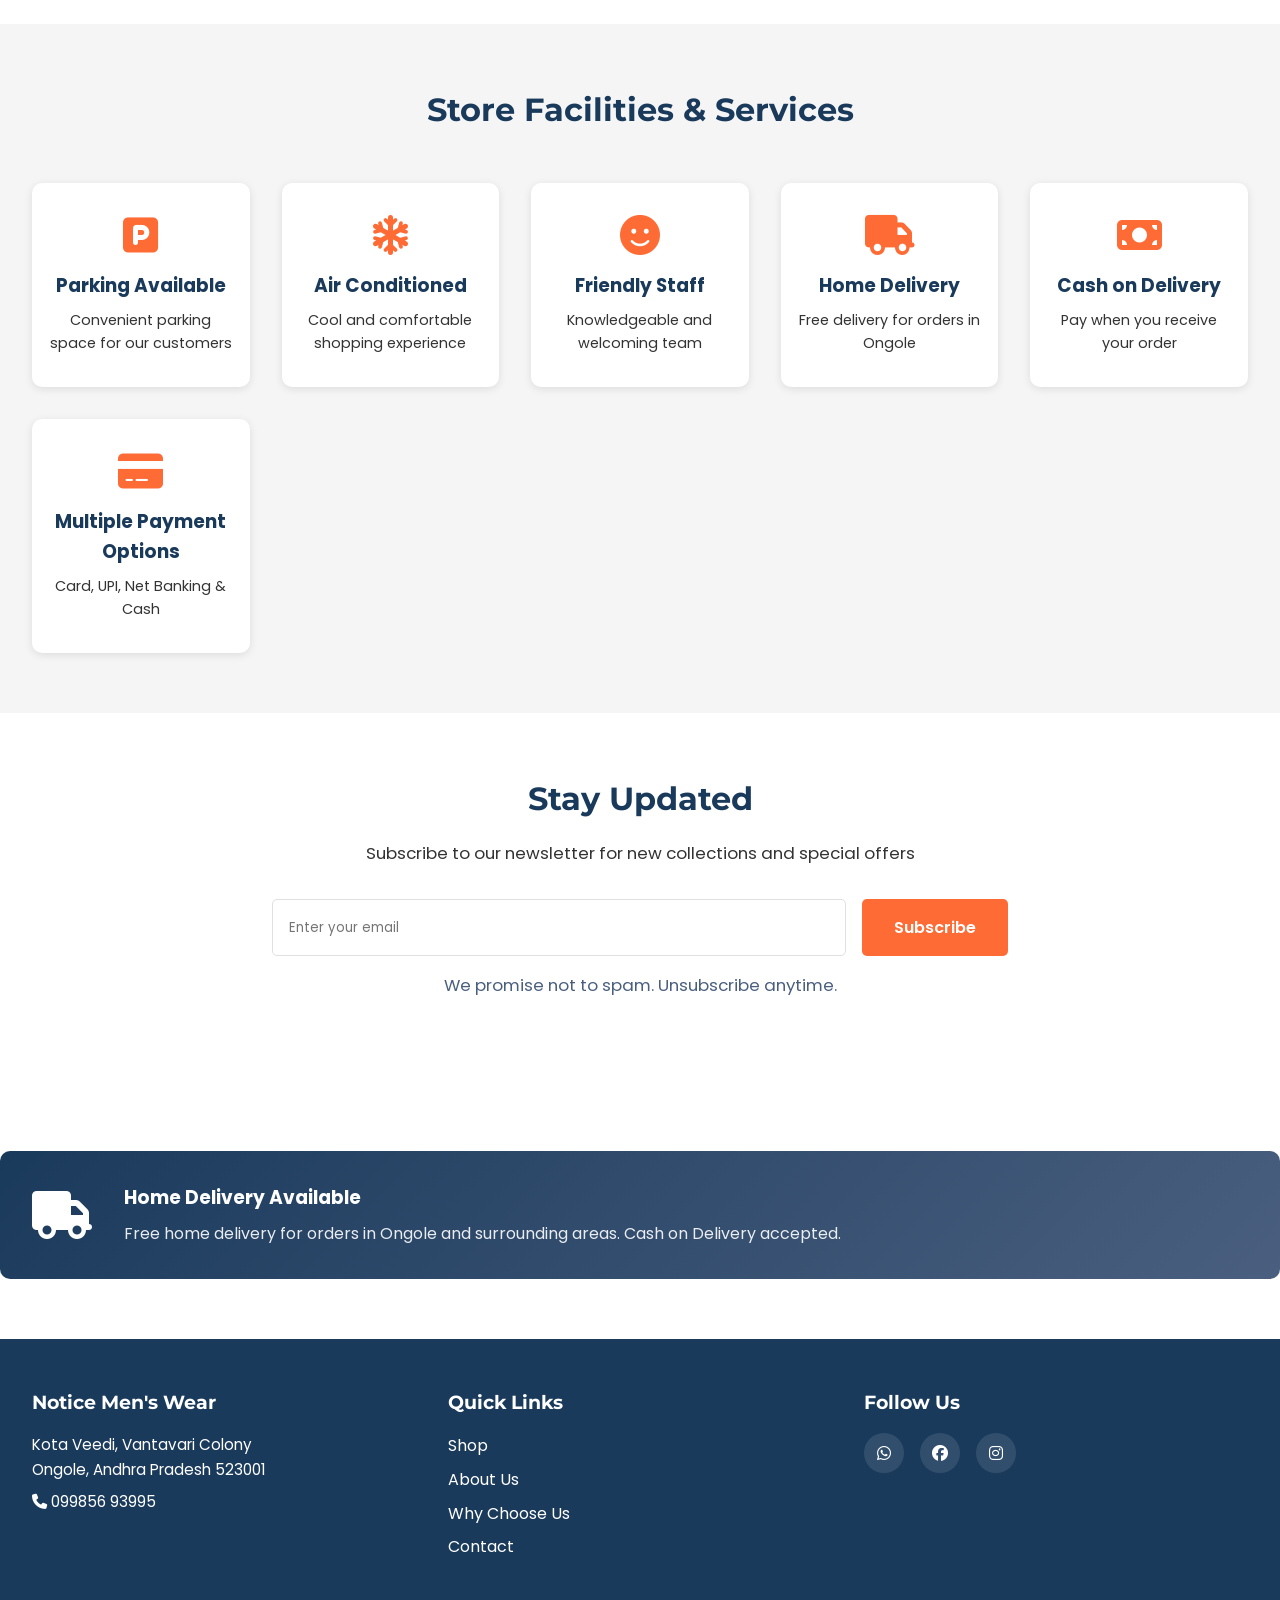
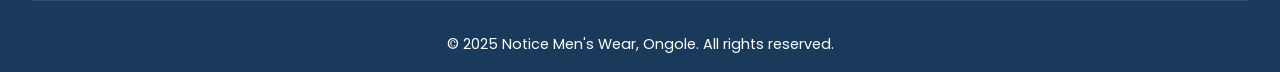
<file: contact.html>
<!DOCTYPE html>
<html lang="en">
<head>
    <meta charset="UTF-8">
    <meta name="viewport" content="width=device-width, initial-scale=1.0">
    <meta name="description" content="Contact Notice Men's Wear - Kota Veedi, Vantavari Colony, Ongole. Phone: 099856 93995. Open Daily. Store features: Parking, AC, Friendly Staff, Home Delivery.">
    <meta name="keywords" content="Notice Men's Wear contact, Ongole address, phone number, Google Maps, store location">
    <title>Contact Us | Notice Men's Wear</title>
    <link href="https://fonts.googleapis.com/css2?family=Montserrat:wght@700;800&family=Poppins:wght@400;500;600;700&display=swap" rel="stylesheet">
    <link rel="stylesheet" href="https://cdnjs.cloudflare.com/ajax/libs/font-awesome/6.4.0/css/all.min.css">
    <link rel="stylesheet" href="css/style.css">
</head>
<body>
    <!-- Navigation Bar -->
    <nav class="navbar">
        <div class="nav-container">
            <div class="nav-logo">
                <i class="fas fa-shopping-bag"></i>
                <span>Notice Men's Wear</span>
            </div>
            <div class="nav-menu" id="navMenu">
                <a href="index.html" class="nav-link">Home</a>
                <a href="collections.html" class="nav-link">Shop</a>
                <a href="about.html" class="nav-link">About</a>
                <a href="why-us.html" class="nav-link">Why Us</a>
                <a href="contact.html" class="nav-link active">Contact</a>
            </div>
            <div class="nav-icons">
                <button class="icon-btn" id="searchBtn"><i class="fas fa-search"></i></button>
                <button class="icon-btn" id="cartBtn"><i class="fas fa-shopping-cart"></i><span class="cart-count">0</span></button>
                <button class="hamburger" id="hamburger">
                    <span></span>
                    <span></span>
                    <span></span>
                </button>
            </div>
        </div>
        <div class="search-bar" id="searchBar">
            <input type="text" placeholder="Search products..." id="searchInput">
            <button><i class="fas fa-search"></i></button>
        </div>
    </nav>

    <!-- Breadcrumb -->
    <div class="breadcrumb">
        <a href="index.html">Home</a>
        <span>/</span>
        <span>Contact</span>
    </div>

    <!-- Page Title -->
    <section class="page-title">
        <h1>Contact Us</h1>
        <p>Get in touch with Notice Men's Wear</p>
    </section>

    <!-- Contact Information -->
    <section class="contact-info-section">
        <div class="contact-grid">
            <div class="contact-card">
                <i class="fas fa-map-marker-alt"></i>
                <h3>Address</h3>
                <p>Kota Veedi, Vantavari Colony<br>Ongole, Andhra Pradesh 523001<br>India</p>
                <p class="plus-code">Plus Code: G25X+5C</p>
            </div>
            <div class="contact-card">
                <i class="fas fa-phone"></i>
                <h3>Phone</h3>
                <p><a href="tel:+919998569395">099856 93995</a></p>
                <p class="note">Call or WhatsApp us anytime</p>
            </div>
            <div class="contact-card">
                <i class="fas fa-clock"></i>
                <h3>Working Hours</h3>
                <p>Open Daily<br>Closes 10:00 PM</p>
                <p class="note">Visit us for personalized service</p>
            </div>
        </div>
    </section>

    <!-- Quick Action Buttons -->
    <section class="quick-actions">
        <h2>Quick Actions</h2>
        <div class="action-buttons">
            <a href="tel:+919998569395" class="action-btn call-btn">
                <i class="fas fa-phone"></i>
                <span>Call Now</span>
            </a>
            <a href="https://wa.me/919998569395" class="action-btn whatsapp-action-btn" target="_blank">
                <i class="fab fa-whatsapp"></i>
                <span>WhatsApp Chat</span>
            </a>
            <a href="https://www.google.com/maps/search/?api=1&query=G25X%2B5C%20Ongole%20Notice%20Men%27s%20Wear" class="action-btn directions-btn" target="_blank">
                <i class="fas fa-directions"></i>
                <span>Get Directions</span>
            </a>
        </div>
    </section>

    <!-- Google Map -->
    <section class="map-section">
        <h2>Find Us on Map</h2>
        <div class="map-container">
            <iframe src="https://www.google.com/maps?q=G25X%2B5C%20Ongole%2C%20Andhra%20Pradesh%20523001&output=embed" width="100%" height="450" style="border:0;" allowfullscreen="" loading="lazy" referrerpolicy="no-referrer-when-downgrade"></iframe>
        </div>
    </section>

    <!-- Store Features -->
    <section class="store-features-section">
        <h2>Store Facilities & Services</h2>
        <div class="features-list">
            <div class="feature-item">
                <i class="fas fa-parking"></i>
                <h3>Parking Available</h3>
                <p>Convenient parking space for our customers</p>
            </div>
            <div class="feature-item">
                <i class="fas fa-snowflake"></i>
                <h3>Air Conditioned</h3>
                <p>Cool and comfortable shopping experience</p>
            </div>
            <div class="feature-item">
                <i class="fas fa-smile"></i>
                <h3>Friendly Staff</h3>
                <p>Knowledgeable and welcoming team</p>
            </div>
            <div class="feature-item">
                <i class="fas fa-truck"></i>
                <h3>Home Delivery</h3>
                <p>Free delivery for orders in Ongole</p>
            </div>
            <div class="feature-item">
                <i class="fas fa-money-bill"></i>
                <h3>Cash on Delivery</h3>
                <p>Pay when you receive your order</p>
            </div>
            <div class="feature-item">
                <i class="fas fa-credit-card"></i>
                <h3>Multiple Payment Options</h3>
                <p>Card, UPI, Net Banking & Cash</p>
            </div>
        </div>
    </section>

    <!-- Newsletter Signup -->
    <section class="newsletter-section">
        <h2>Stay Updated</h2>
        <p>Subscribe to our newsletter for new collections and special offers</p>
        <form class="newsletter-form" id="newsletterForm">
            <input type="email" placeholder="Enter your email" required>
            <button type="submit" class="cta-button">Subscribe</button>
        </form>
        <p class="newsletter-note">We promise not to spam. Unsubscribe anytime.</p>
    </section>

    <!-- Delivery Info Banner -->
    <section class="delivery-info-banner">
        <div class="banner-content">
            <i class="fas fa-truck"></i>
            <div>
                <h3>Home Delivery Available</h3>
                <p>Free home delivery for orders in Ongole and surrounding areas. Cash on Delivery accepted.</p>
            </div>
        </div>
    </section>

    <!-- Footer -->
    <footer class="footer">
        <div class="footer-content">
            <div class="footer-section">
                <h4>Notice Men's Wear</h4>
                <p>Kota Veedi, Vantavari Colony<br>Ongole, Andhra Pradesh 523001</p>
                <p><i class="fas fa-phone"></i> <a href="tel:+919998569395">099856 93995</a></p>
            </div>
            <div class="footer-section">
                <h4>Quick Links</h4>
                <ul>
                    <li><a href="collections.html">Shop</a></li>
                    <li><a href="about.html">About Us</a></li>
                    <li><a href="why-us.html">Why Choose Us</a></li>
                    <li><a href="contact.html">Contact</a></li>
                </ul>
            </div>
            <div class="footer-section">
                <h4>Follow Us</h4>
                <div class="social-links">
                    <a href="https://wa.me/919998569395" target="_blank"><i class="fab fa-whatsapp"></i></a>
                    <a href="#"><i class="fab fa-facebook"></i></a>
                    <a href="#"><i class="fab fa-instagram"></i></a>
                </div>
            </div>
        </div>
        <div class="footer-bottom">
            <p>&copy; 2025 Notice Men's Wear, Ongole. All rights reserved.</p>
        </div>
    </footer>

    <!-- Floating WhatsApp Button -->
    <a href="https://wa.me/919998569395" class="whatsapp-btn" target="_blank" title="Chat with us on WhatsApp">
        <i class="fab fa-whatsapp"></i>
    </a>

    <!-- Scroll to Top Button -->
    <button class="scroll-to-top" id="scrollToTop"><i class="fas fa-chevron-up"></i></button>

    <script src="js/main.js"></script>
</body>
</html>
</file>
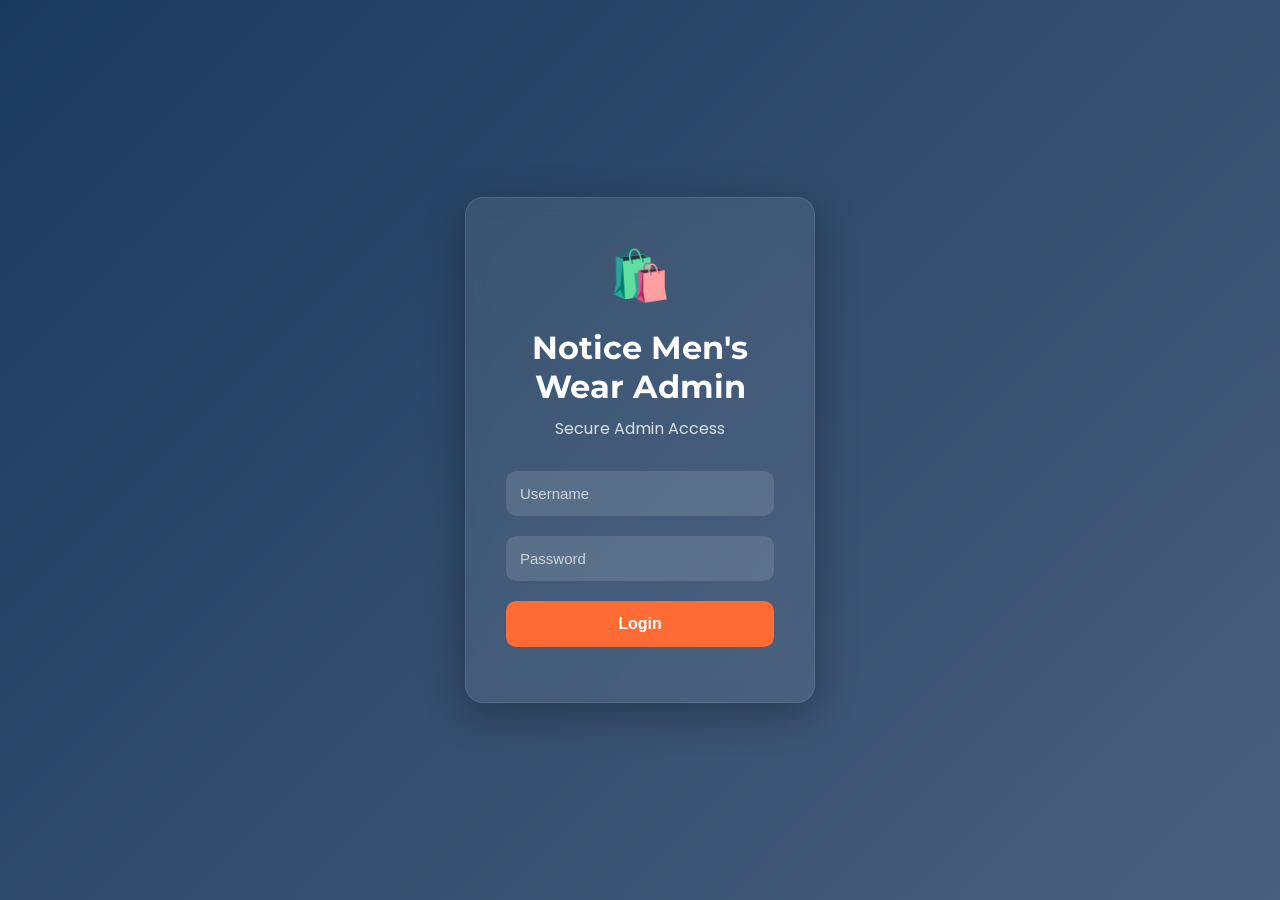
<file: login.html>
<!DOCTYPE html>
<html lang="en">
<head>
<meta charset="UTF-8">
<meta name="viewport" content="width=device-width, initial-scale=1.0">

<title>Notice Men's Wear Admin</title>

<link href="https://fonts.googleapis.com/css2?family=Montserrat:wght@700;800&family=Poppins:wght@400;500;600;700&display=swap" rel="stylesheet">

<style>

:root{
    --primary:#1A3A5C;
    --secondary:#4A5F7F;
    --accent:#FF6B35;
    --white:#ffffff;
}

*{
    margin:0;
    padding:0;
    box-sizing:border-box;
}

body{
    font-family:'Poppins',sans-serif;
    height:100vh;
    display:flex;
    justify-content:center;
    align-items:center;
    background:linear-gradient(135deg,var(--primary),var(--secondary));
}

.login-box{
    width:350px;
    background:rgba(255,255,255,0.08);
    backdrop-filter:blur(10px);
    border:1px solid rgba(255,255,255,0.1);
    padding:40px;
    border-radius:18px;
    text-align:center;
    color:white;
    box-shadow:0 10px 40px rgba(0,0,0,0.3);
}

.login-box h1{
    font-family:'Montserrat',sans-serif;
    margin-bottom:10px;
}

.login-box p{
    margin-bottom:30px;
    opacity:0.8;
}

.input-box{
    margin-bottom:20px;
}

.input-box input{
    width:100%;
    padding:14px;
    border:none;
    outline:none;
    border-radius:10px;
    background:rgba(255,255,255,0.12);
    color:white;
    font-size:15px;
}

.input-box input::placeholder{
    color:rgba(255,255,255,0.7);
}

.login-btn{
    width:100%;
    padding:14px;
    border:none;
    border-radius:10px;
    background:var(--accent);
    color:white;
    font-size:16px;
    font-weight:600;
    cursor:pointer;
    transition:0.3s;
}

.login-btn:hover{
    transform:translateY(-2px);
}

.error{
    margin-top:15px;
    color:#ffb3b3;
    font-size:14px;
}

.logo{
    font-size:50px;
    margin-bottom:15px;
}

</style>
</head>

<body>

<div class="login-box">

    <div class="logo">🛍️</div>

    <h1>Notice Men's Wear Admin</h1>

    <p>Secure Admin Access</p>

    <div class="input-box">
        <input type="text" id="username" placeholder="Username">
    </div>

    <div class="input-box">
        <input type="password" id="password" placeholder="Password">
    </div>

    <button class="login-btn" onclick="login()">
        Login
    </button>

    <div class="error" id="error"></div>

</div>

<script>

function login(){

    const username =
    document.getElementById("username").value;

    const password =
    document.getElementById("password").value;

    const adminUser = "notice admin";
    const adminPass = "admin@9848";

    if(username === adminUser &&
       password === adminPass){

        localStorage.setItem(
            "adminLoggedIn",
            "true"
        );

        window.location.href = "admin.html";

    } else {

        document.getElementById("error")
        .innerText =
        "Invalid Username or Password";

    }

}

</script>

</body>
</html>
</file>
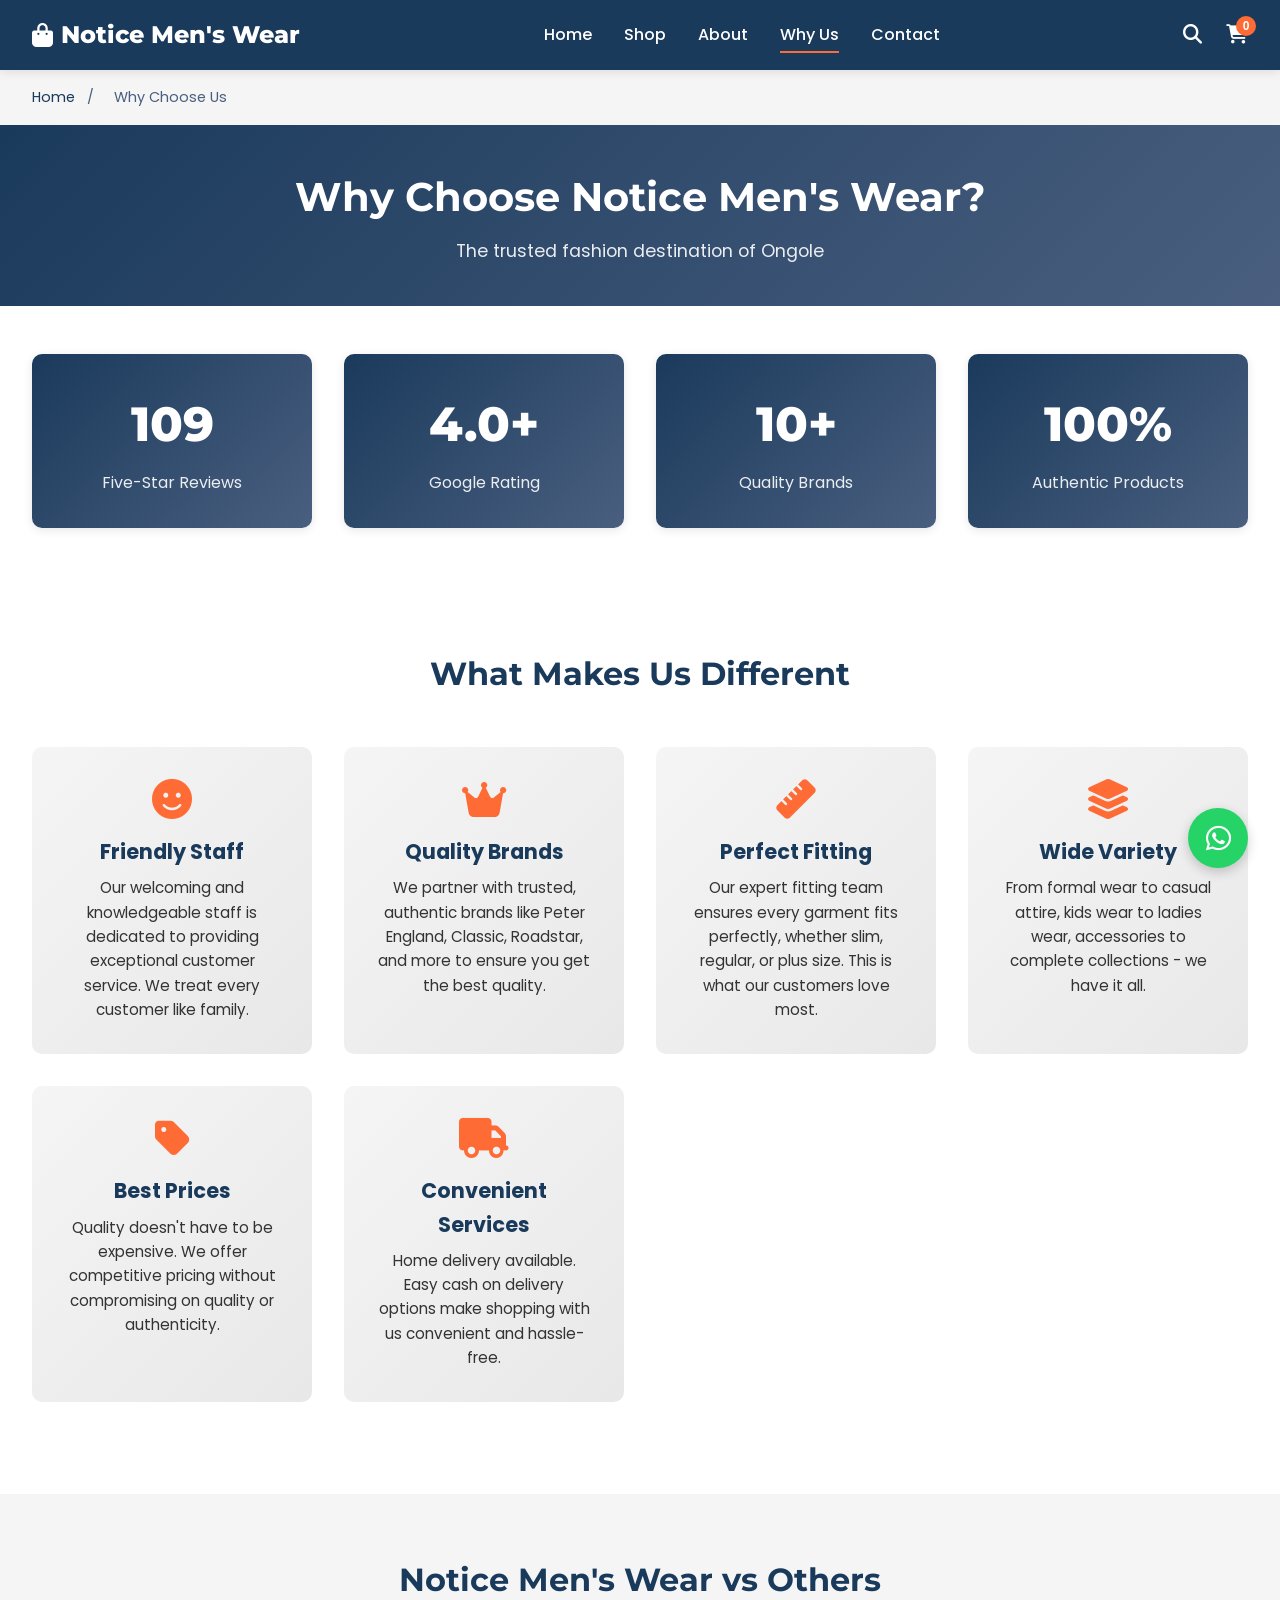
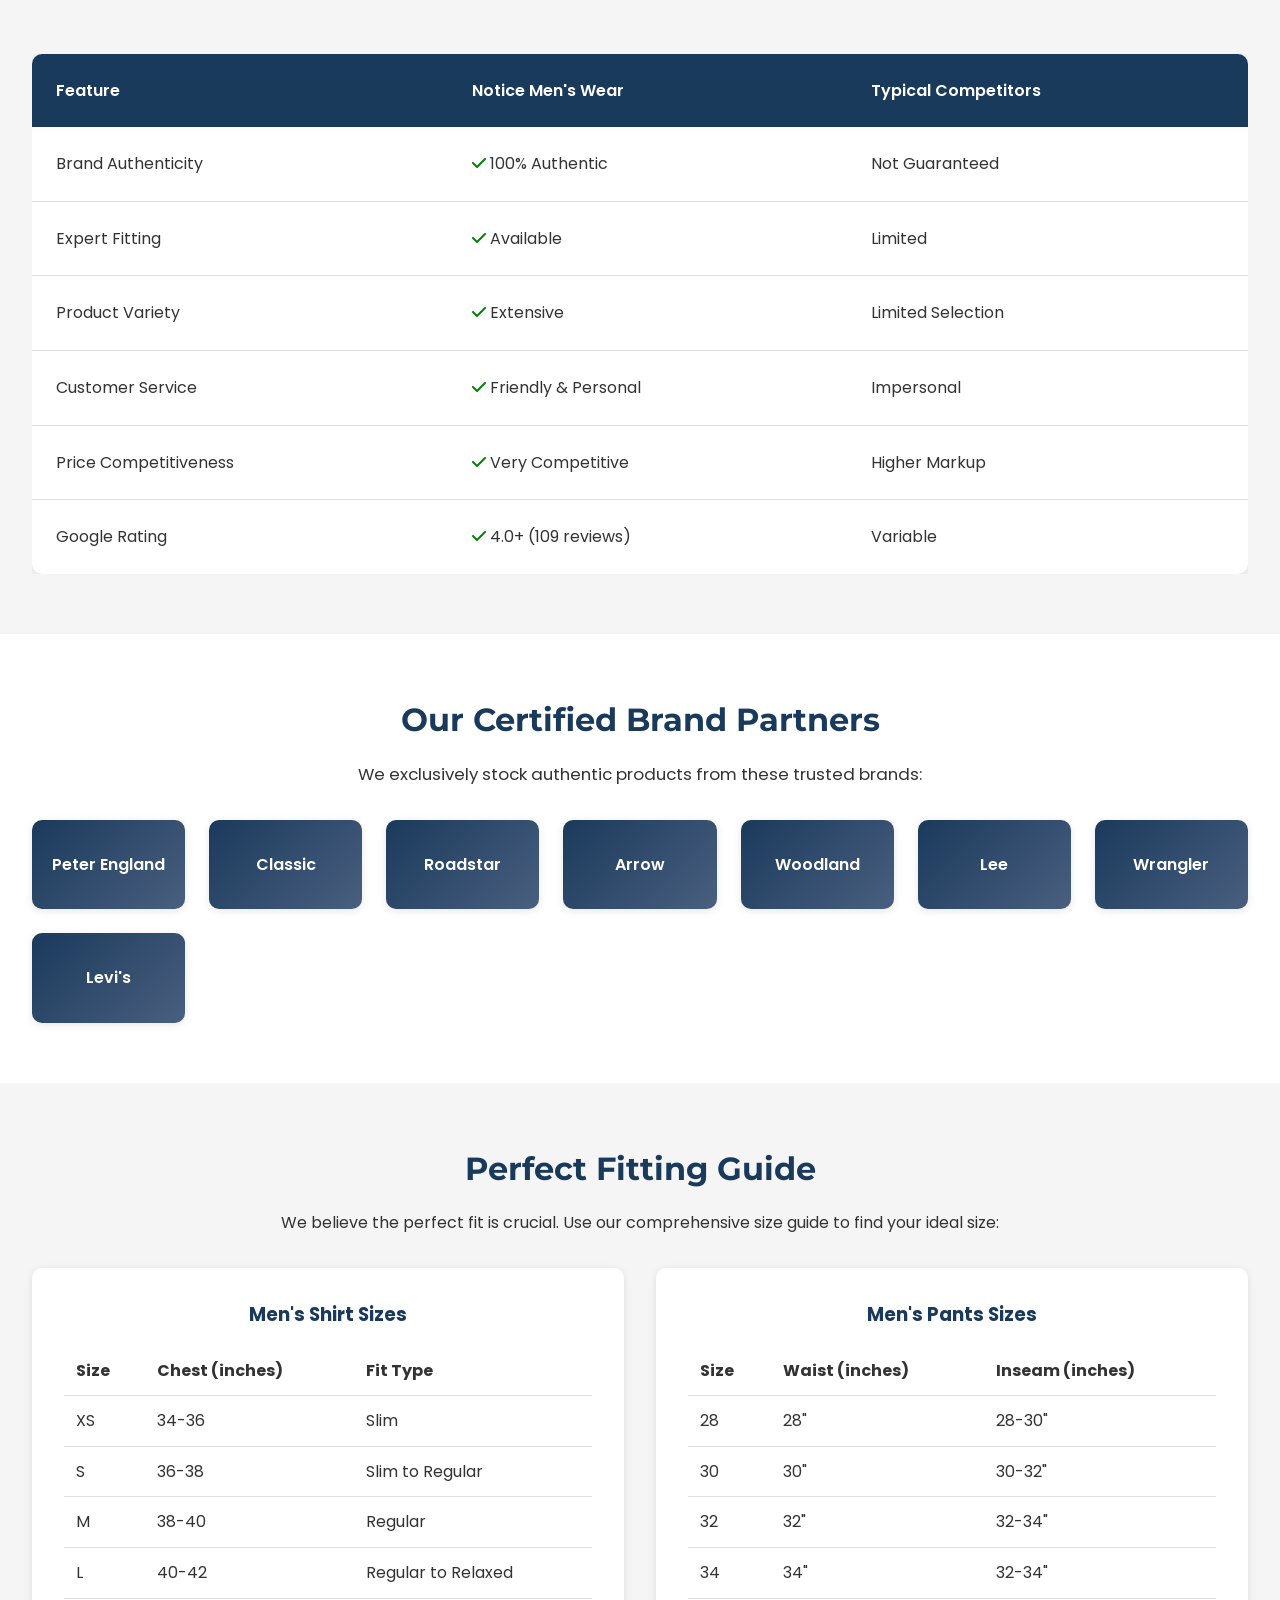
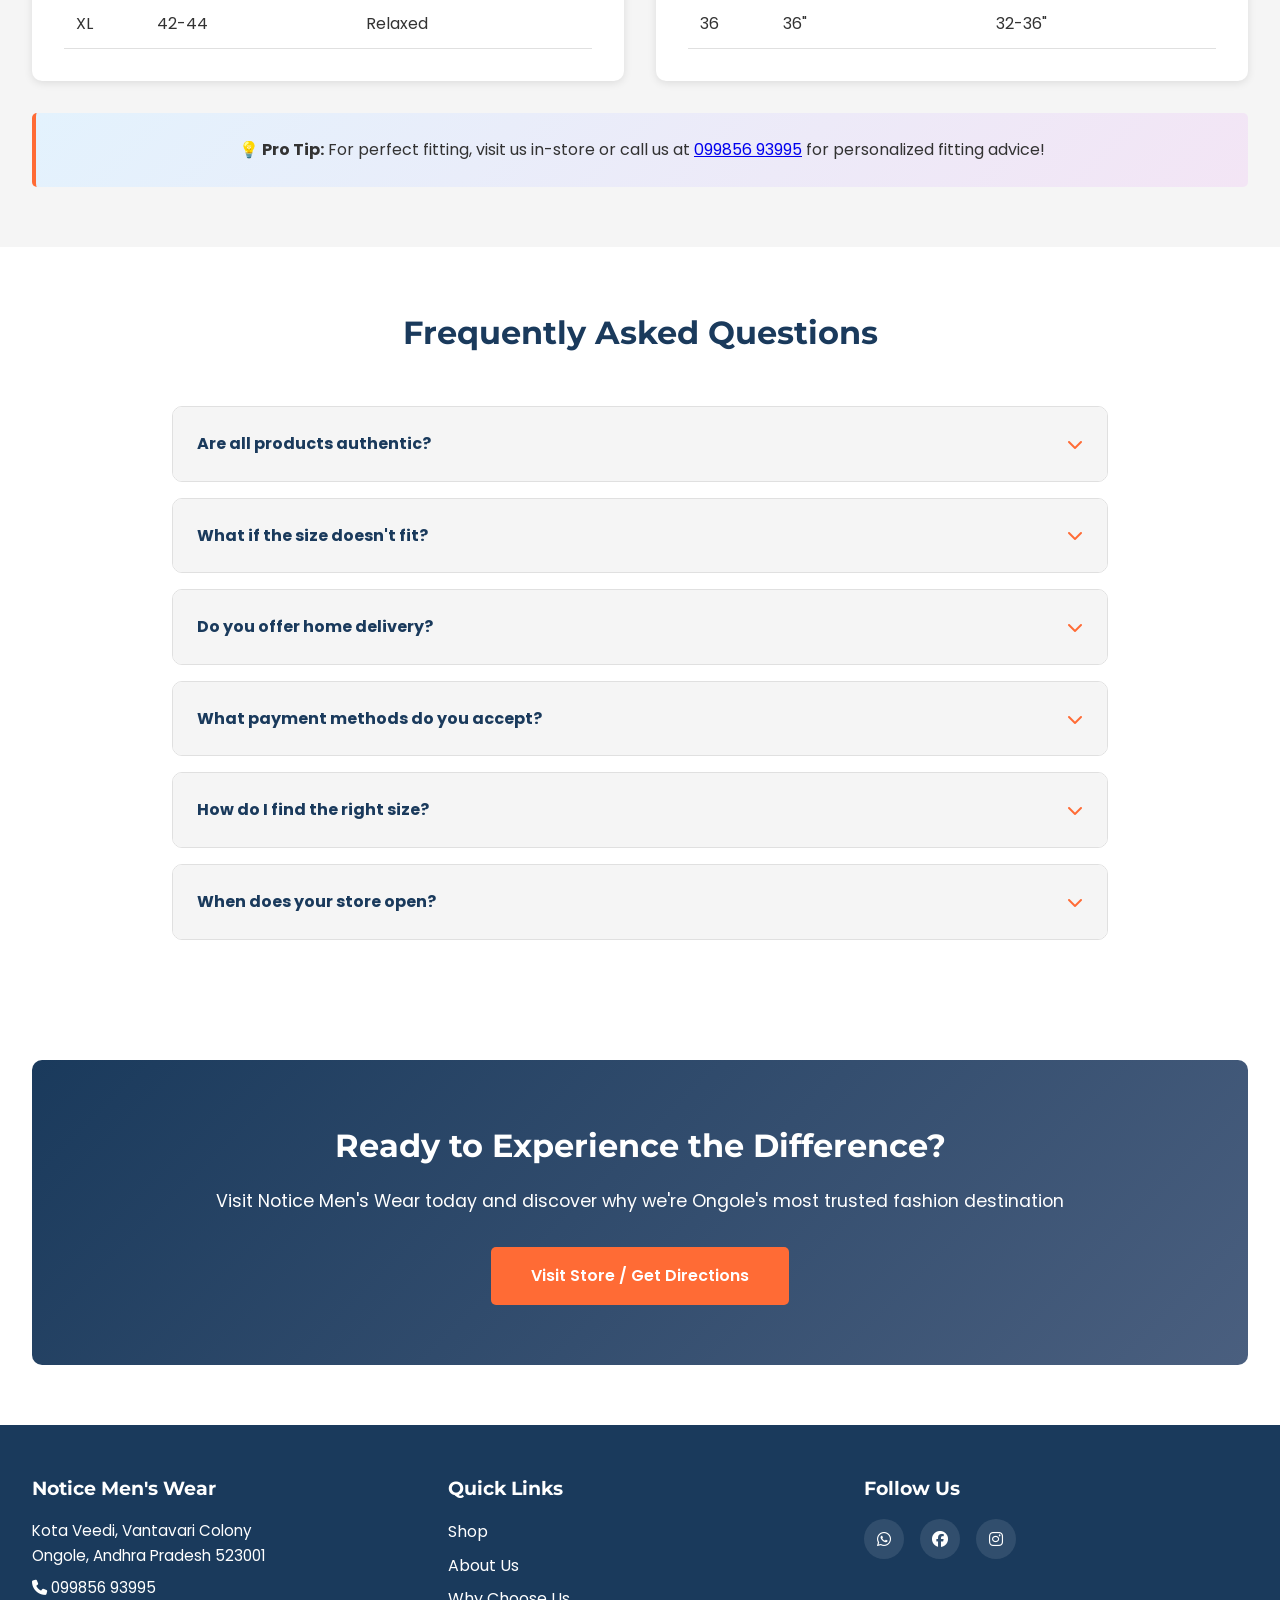
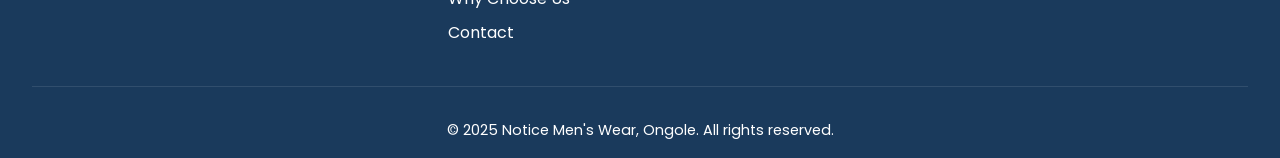
<file: why-us.html>
<!DOCTYPE html>
<html lang="en">
<head>
    <meta charset="UTF-8">
    <meta name="viewport" content="width=device-width, initial-scale=1.0">
    <meta name="description" content="Why choose Notice Men's Wear? Quality brands, perfect fitting, friendly staff, best prices. 4.0+ rating, 109 reviews from satisfied customers.">
    <meta name="keywords" content="why Notice Men's Wear, quality clothing, perfect fitting, Ongole store">
    <title>Why Choose Us | Notice Men's Wear</title>
    <link href="https://fonts.googleapis.com/css2?family=Montserrat:wght@700;800&family=Poppins:wght@400;500;600;700&display=swap" rel="stylesheet">
    <link rel="stylesheet" href="https://cdnjs.cloudflare.com/ajax/libs/font-awesome/6.4.0/css/all.min.css">
    <link rel="stylesheet" href="css/style.css">
</head>
<body>
    <!-- Navigation Bar -->
    <nav class="navbar">
        <div class="nav-container">
            <div class="nav-logo">
                <i class="fas fa-shopping-bag"></i>
                <span>Notice Men's Wear</span>
            </div>
            <div class="nav-menu" id="navMenu">
                <a href="index.html" class="nav-link">Home</a>
                <a href="collections.html" class="nav-link">Shop</a>
                <a href="about.html" class="nav-link">About</a>
                <a href="why-us.html" class="nav-link active">Why Us</a>
                <a href="contact.html" class="nav-link">Contact</a>
            </div>
            <div class="nav-icons">
                <button class="icon-btn" id="searchBtn"><i class="fas fa-search"></i></button>
                <button class="icon-btn" id="cartBtn"><i class="fas fa-shopping-cart"></i><span class="cart-count">0</span></button>
                <button class="hamburger" id="hamburger">
                    <span></span>
                    <span></span>
                    <span></span>
                </button>
            </div>
        </div>
        <div class="search-bar" id="searchBar">
            <input type="text" placeholder="Search products..." id="searchInput">
            <button><i class="fas fa-search"></i></button>
        </div>
    </nav>

    <!-- Breadcrumb -->
    <div class="breadcrumb">
        <a href="index.html">Home</a>
        <span>/</span>
        <span>Why Choose Us</span>
    </div>

    <!-- Page Title -->
    <section class="page-title">
        <h1>Why Choose Notice Men's Wear?</h1>
        <p>The trusted fashion destination of Ongole</p>
    </section>

    <!-- Trust Statistics -->
    <section class="trust-stats">
        <div class="stat-card">
            <div class="stat-number">109</div>
            <div class="stat-label">Five-Star Reviews</div>
        </div>
        <div class="stat-card">
            <div class="stat-number">4.0+</div>
            <div class="stat-label">Google Rating</div>
        </div>
        <div class="stat-card">
            <div class="stat-number">10+</div>
            <div class="stat-label">Quality Brands</div>
        </div>
        <div class="stat-card">
            <div class="stat-number">100%</div>
            <div class="stat-label">Authentic Products</div>
        </div>
    </section>

    <!-- Key Features -->
    <section class="key-features">
        <h2>What Makes Us Different</h2>
        <div class="features-grid">
            <div class="feature-card">
                <i class="fas fa-smile"></i>
                <h3>Friendly Staff</h3>
                <p>Our welcoming and knowledgeable staff is dedicated to providing exceptional customer service. We treat every customer like family.</p>
            </div>
            <div class="feature-card">
                <i class="fas fa-crown"></i>
                <h3>Quality Brands</h3>
                <p>We partner with trusted, authentic brands like Peter England, Classic, Roadstar, and more to ensure you get the best quality.</p>
            </div>
            <div class="feature-card">
                <i class="fas fa-ruler"></i>
                <h3>Perfect Fitting</h3>
                <p>Our expert fitting team ensures every garment fits perfectly, whether slim, regular, or plus size. This is what our customers love most.</p>
            </div>
            <div class="feature-card">
                <i class="fas fa-layer-group"></i>
                <h3>Wide Variety</h3>
                <p>From formal wear to casual attire, kids wear to ladies wear, accessories to complete collections - we have it all.</p>
            </div>
            <div class="feature-card">
                <i class="fas fa-tag"></i>
                <h3>Best Prices</h3>
                <p>Quality doesn't have to be expensive. We offer competitive pricing without compromising on quality or authenticity.</p>
            </div>
            <div class="feature-card">
                <i class="fas fa-truck"></i>
                <h3>Convenient Services</h3>
                <p>Home delivery available. Easy cash on delivery options make shopping with us convenient and hassle-free.</p>
            </div>
        </div>
    </section>

    <!-- Comparison Table -->
    <section class="comparison-section">
        <h2>Notice Men's Wear vs Others</h2>
        <div class="comparison-table">
            <table>
                <thead>
                    <tr>
                        <th>Feature</th>
                        <th>Notice Men's Wear</th>
                        <th>Typical Competitors</th>
                    </tr>
                </thead>
                <tbody>
                    <tr>
                        <td>Brand Authenticity</td>
                        <td><i class="fas fa-check" style="color: green;"></i> 100% Authentic</td>
                        <td>Not Guaranteed</td>
                    </tr>
                    <tr>
                        <td>Expert Fitting</td>
                        <td><i class="fas fa-check" style="color: green;"></i> Available</td>
                        <td>Limited</td>
                    </tr>
                    <tr>
                        <td>Product Variety</td>
                        <td><i class="fas fa-check" style="color: green;"></i> Extensive</td>
                        <td>Limited Selection</td>
                    </tr>
                    <tr>
                        <td>Customer Service</td>
                        <td><i class="fas fa-check" style="color: green;"></i> Friendly & Personal</td>
                        <td>Impersonal</td>
                    </tr>
                    <tr>
                        <td>Price Competitiveness</td>
                        <td><i class="fas fa-check" style="color: green;"></i> Very Competitive</td>
                        <td>Higher Markup</td>
                    </tr>
                    <tr>
                        <td>Google Rating</td>
                        <td><i class="fas fa-check" style="color: green;"></i> 4.0+ (109 reviews)</td>
                        <td>Variable</td>
                    </tr>
                </tbody>
            </table>
        </div>
    </section>

    <!-- Certified Brands -->
    <section class="certified-brands">
        <h2>Our Certified Brand Partners</h2>
        <p>We exclusively stock authentic products from these trusted brands:</p>
        <div class="brands-showcase">
            <div class="brand-item">Peter England</div>
            <div class="brand-item">Classic</div>
            <div class="brand-item">Roadstar</div>
            <div class="brand-item">Arrow</div>
            <div class="brand-item">Woodland</div>
            <div class="brand-item">Lee</div>
            <div class="brand-item">Wrangler</div>
            <div class="brand-item">Levi's</div>
        </div>
    </section>

    <!-- Size Guide -->
    <section class="size-guide-section">
        <h2>Perfect Fitting Guide</h2>
        <p>We believe the perfect fit is crucial. Use our comprehensive size guide to find your ideal size:</p>
        
        <div class="size-guide-container">
            <div class="size-guide-card">
                <h3>Men's Shirt Sizes</h3>
                <table class="size-table">
                    <tr>
                        <td><strong>Size</strong></td>
                        <td><strong>Chest (inches)</strong></td>
                        <td><strong>Fit Type</strong></td>
                    </tr>
                    <tr>
                        <td>XS</td>
                        <td>34-36</td>
                        <td>Slim</td>
                    </tr>
                    <tr>
                        <td>S</td>
                        <td>36-38</td>
                        <td>Slim to Regular</td>
                    </tr>
                    <tr>
                        <td>M</td>
                        <td>38-40</td>
                        <td>Regular</td>
                    </tr>
                    <tr>
                        <td>L</td>
                        <td>40-42</td>
                        <td>Regular to Relaxed</td>
                    </tr>
                    <tr>
                        <td>XL</td>
                        <td>42-44</td>
                        <td>Relaxed</td>
                    </tr>
                </table>
            </div>

            <div class="size-guide-card">
                <h3>Men's Pants Sizes</h3>
                <table class="size-table">
                    <tr>
                        <td><strong>Size</strong></td>
                        <td><strong>Waist (inches)</strong></td>
                        <td><strong>Inseam (inches)</strong></td>
                    </tr>
                    <tr>
                        <td>28</td>
                        <td>28"</td>
                        <td>28-30"</td>
                    </tr>
                    <tr>
                        <td>30</td>
                        <td>30"</td>
                        <td>30-32"</td>
                    </tr>
                    <tr>
                        <td>32</td>
                        <td>32"</td>
                        <td>32-34"</td>
                    </tr>
                    <tr>
                        <td>34</td>
                        <td>34"</td>
                        <td>32-34"</td>
                    </tr>
                    <tr>
                        <td>36</td>
                        <td>36"</td>
                        <td>32-36"</td>
                    </tr>
                </table>
            </div>
        </div>

        <div class="fitting-tip">
            <p><strong>💡 Pro Tip:</strong> For perfect fitting, visit us in-store or call us at <a href="tel:+919998569395">099856 93995</a> for personalized fitting advice!</p>
        </div>
    </section>

    <!-- FAQ Section -->
    <section class="faq-section">
        <h2>Frequently Asked Questions</h2>
        <div class="faq-container">
            <div class="faq-item">
                <div class="faq-question">
                    <h4>Are all products authentic?</h4>
                    <i class="fas fa-chevron-down"></i>
                </div>
                <div class="faq-answer">
                    <p>Yes, 100% authentic. We only stock genuine products from authorized distributors. Every product carries the brand's authenticity guarantee.</p>
                </div>
            </div>

            <div class="faq-item">
                <div class="faq-question">
                    <h4>What if the size doesn't fit?</h4>
                    <i class="fas fa-chevron-down"></i>
                </div>
                <div class="faq-answer">
                    <p>We have a flexible exchange policy. If the fit isn't perfect, bring the product back and we'll exchange it for the right size at no additional cost.</p>
                </div>
            </div>

            <div class="faq-item">
                <div class="faq-question">
                    <h4>Do you offer home delivery?</h4>
                    <i class="fas fa-chevron-down"></i>
                </div>
                <div class="faq-answer">
                    <p>Yes! We offer home delivery for orders within Ongole and surrounding areas. Cash on Delivery available for your convenience.</p>
                </div>
            </div>

            <div class="faq-item">
                <div class="faq-question">
                    <h4>What payment methods do you accept?</h4>
                    <i class="fas fa-chevron-down"></i>
                </div>
                <div class="faq-answer">
                    <p>We accept cash, card payments, and digital payments. For online orders, UPI, net banking, and credit/debit cards are available.</p>
                </div>
            </div>

            <div class="faq-item">
                <div class="faq-question">
                    <h4>How do I find the right size?</h4>
                    <i class="fas fa-chevron-down"></i>
                </div>
                <div class="faq-answer">
                    <p>Use our size guide above or visit us in-store. Our expert staff can take measurements and recommend the perfect size for you.</p>
                </div>
            </div>

            <div class="faq-item">
                <div class="faq-question">
                    <h4>When does your store open?</h4>
                    <i class="fas fa-chevron-down"></i>
                </div>
                <div class="faq-answer">
                    <p>We're open daily. We close at 10:00 PM. For exact opening time, call us at <a href="tel:+919998569395">099856 93995</a>.</p>
                </div>
            </div>
        </div>
    </section>

    <!-- CTA Section -->
    <section class="cta-section">
        <h2>Ready to Experience the Difference?</h2>
        <p>Visit Notice Men's Wear today and discover why we're Ongole's most trusted fashion destination</p>
        <a href="contact.html" class="cta-button">Visit Store / Get Directions</a>
    </section>

    <!-- Footer -->
    <footer class="footer">
        <div class="footer-content">
            <div class="footer-section">
                <h4>Notice Men's Wear</h4>
                <p>Kota Veedi, Vantavari Colony<br>Ongole, Andhra Pradesh 523001</p>
                <p><i class="fas fa-phone"></i> <a href="tel:+919998569395">099856 93995</a></p>
            </div>
            <div class="footer-section">
                <h4>Quick Links</h4>
                <ul>
                    <li><a href="collections.html">Shop</a></li>
                    <li><a href="about.html">About Us</a></li>
                    <li><a href="why-us.html">Why Choose Us</a></li>
                    <li><a href="contact.html">Contact</a></li>
                </ul>
            </div>
            <div class="footer-section">
                <h4>Follow Us</h4>
                <div class="social-links">
                    <a href="https://wa.me/919998569395" target="_blank"><i class="fab fa-whatsapp"></i></a>
                    <a href="#"><i class="fab fa-facebook"></i></a>
                    <a href="#"><i class="fab fa-instagram"></i></a>
                </div>
            </div>
        </div>
        <div class="footer-bottom">
            <p>&copy; 2025 Notice Men's Wear, Ongole. All rights reserved.</p>
        </div>
    </footer>

    <!-- Floating WhatsApp Button -->
    <a href="https://wa.me/919998569395" class="whatsapp-btn" target="_blank" title="Chat with us on WhatsApp">
        <i class="fab fa-whatsapp"></i>
    </a>

    <!-- Scroll to Top Button -->
    <button class="scroll-to-top" id="scrollToTop"><i class="fas fa-chevron-up"></i></button>

    <script src="js/main.js"></script>
</body>
</html>
</file>
<file: css/style.css>
* {
    margin: 0;
    padding: 0;
    box-sizing: border-box;
}

:root {
    --primary-color: #1A3A5C;
    --secondary-color: #4A5F7F;
    --accent-color: #FF6B35;
    --light-gray: #F5F5F5;
    --dark-gray: #333333;
    --border-color: #E0E0E0;
    --success-color: #4CAF50;
    --white: #FFFFFF;
}

html {
    scroll-behavior: smooth;
}

body {
    font-family: 'Poppins', sans-serif;
    color: var(--dark-gray);
    background-color: var(--white);
    line-height: 1.6;
}

/* ===== NAVIGATION BAR ===== */
.navbar {
    background-color: var(--primary-color);
    color: var(--white);
    position: sticky;
    top: 0;
    z-index: 1000;
    box-shadow: 0 2px 10px rgba(0, 0, 0, 0.1);
}

.nav-container {
    display: flex;
    justify-content: space-between;
    align-items: center;
    padding: 1rem 2rem;
    max-width: 1400px;
    margin: 0 auto;
}

.nav-logo {
    display: flex;
    align-items: center;
    font-size: 1.5rem;
    font-weight: 800;
    font-family: 'Montserrat', sans-serif;
    gap: 0.5rem;
}

.nav-menu {
    display: flex;
    gap: 2rem;
    align-items: center;
}

.nav-link {
    color: var(--white);
    text-decoration: none;
    font-weight: 500;
    transition: color 0.3s ease;
    position: relative;
}

.nav-link::after {
    content: '';
    position: absolute;
    bottom: -5px;
    left: 0;
    width: 0;
    height: 2px;
    background-color: var(--accent-color);
    transition: width 0.3s ease;
}

.nav-link:hover::after,
.nav-link.active::after {
    width: 100%;
}

.nav-icons {
    display: flex;
    gap: 1.5rem;
    align-items: center;
}

.icon-btn {
    background: none;
    border: none;
    color: var(--white);
    font-size: 1.2rem;
    cursor: pointer;
    position: relative;
    transition: transform 0.3s ease;
}

.icon-btn:hover {
    transform: scale(1.1);
}

.cart-count {
    position: absolute;
    top: -8px;
    right: -8px;
    background-color: var(--accent-color);
    color: var(--white);
    border-radius: 50%;
    width: 20px;
    height: 20px;
    display: flex;
    align-items: center;
    justify-content: center;
    font-size: 0.75rem;
    font-weight: bold;
}

.search-bar {
    display: none;
    padding: 1rem 2rem;
    background-color: rgba(255, 255, 255, 0.1);
}

.search-bar.active {
    display: flex;
    gap: 1rem;
}

.search-bar input {
    flex: 1;
    padding: 0.75rem 1rem;
    border: none;
    border-radius: 5px;
    font-family: 'Poppins', sans-serif;
}

.search-bar button {
    background-color: var(--accent-color);
    color: var(--white);
    border: none;
    padding: 0.75rem 1.5rem;
    border-radius: 5px;
    cursor: pointer;
    font-weight: 600;
    transition: background-color 0.3s ease;
}

.search-bar button:hover {
    background-color: #E55A25;
}

.hamburger {
    display: none;
    flex-direction: column;
    background: none;
    border: none;
    cursor: pointer;
    gap: 5px;
}

.hamburger span {
    width: 25px;
    height: 3px;
    background-color: var(--white);
    border-radius: 2px;
    transition: 0.3s ease;
}

/* ===== HERO SECTION ===== */
.hero {
    background: linear-gradient(135deg, var(--primary-color) 0%, var(--secondary-color) 100%);
    color: var(--white);
    padding: 80px 2rem;
    text-align: center;
    position: relative;
    overflow: hidden;
}

.hero::before {
    content: '';
    position: absolute;
    top: 0;
    left: 0;
    right: 0;
    bottom: 0;
    background-image: 
        repeating-linear-gradient(
            45deg,
            transparent,
            transparent 35px,
            rgba(255, 255, 255, 0.05) 35px,
            rgba(255, 255, 255, 0.05) 70px
        );
    pointer-events: none;
}

.hero-content {
    position: relative;
    z-index: 1;
    max-width: 800px;
    margin: 0 auto;
}

.hero h1 {
    font-size: 3.5rem;
    font-family: 'Montserrat', sans-serif;
    font-weight: 800;
    margin-bottom: 1rem;
    text-shadow: 2px 2px 4px rgba(0, 0, 0, 0.3);
}

.hero-tagline {
    font-size: 1.5rem;
    margin-bottom: 2rem;
    font-weight: 300;
}

.hero-stats {
    display: flex;
    justify-content: center;
    gap: 3rem;
    margin-bottom: 2rem;
    flex-wrap: wrap;
}

.stat {
    display: flex;
    align-items: center;
    gap: 0.5rem;
    font-weight: 500;
}

.stat i {
    font-size: 1.5rem;
}

.cta-button {
    display: inline-block;
    background-color: var(--accent-color);
    color: var(--white);
    padding: 1rem 2.5rem;
    border: none;
    border-radius: 5px;
    font-size: 1rem;
    font-weight: 600;
    text-decoration: none;
    cursor: pointer;
    transition: all 0.3s ease;
    font-family: 'Poppins', sans-serif;
}

.cta-button:hover {
    background-color: #E55A25;
    transform: translateY(-2px);
    box-shadow: 0 5px 15px rgba(255, 107, 53, 0.3);
}

/* ===== CATEGORIES CAROUSEL ===== */
.categories-section {
    padding: 60px 2rem;
    max-width: 1400px;
    margin: 0 auto;
}

.categories-section h2 {
    font-size: 2.5rem;
    font-family: 'Montserrat', sans-serif;
    text-align: center;
    margin-bottom: 3rem;
    color: var(--primary-color);
}

.carousel-container {
    position: relative;
    display: flex;
    align-items: center;
    gap: 2rem;
}

.carousel {
    display: flex;
    gap: 1.5rem;
    overflow-x: auto;
    scroll-behavior: smooth;
    flex: 1;
    padding: 1rem 0;
    scrollbar-width: none;
}

.carousel::-webkit-scrollbar {
    display: none;
}

.category-card {
    flex: 0 0 230px;
    min-height: 190px;
    background: #ffffff;
    padding: 1.4rem;
    border-radius: 8px;
    text-align: left;
    cursor: pointer;
    transition: all 0.3s ease;
    box-shadow: 0 10px 30px rgba(26, 58, 92, 0.12);
    border: 1px solid rgba(26, 58, 92, 0.08);
    position: relative;
    overflow: hidden;
    text-decoration: none;
    color: var(--dark-gray);
}

.category-card::before {
    content: '';
    position: absolute;
    inset: auto -40px -70px auto;
    width: 150px;
    height: 150px;
    background: rgba(255, 107, 53, 0.12);
    border-radius: 50%;
}

.category-card:hover {
    transform: translateY(-6px);
    box-shadow: 0 16px 36px rgba(26, 58, 92, 0.18);
    border-color: rgba(255, 107, 53, 0.35);
}

.category-icon {
    width: 58px;
    height: 58px;
    background: var(--primary-color);
    color: var(--white);
    border-radius: 8px;
    display: flex;
    align-items: center;
    justify-content: center;
    font-size: 1.8rem;
    margin-bottom: 1.2rem;
}

.category-card h3 {
    font-size: 1rem;
    font-weight: 600;
    margin-bottom: 0.5rem;
}

.category-card p {
    font-size: 0.9rem;
    opacity: 0.7;
}

.category-link {
    display: inline-flex;
    align-items: center;
    gap: 0.4rem;
    margin-top: 1rem;
    color: var(--accent-color);
    font-weight: 700;
    font-size: 0.85rem;
}

.carousel-btn {
    background-color: var(--primary-color);
    color: var(--white);
    border: none;
    width: 45px;
    height: 45px;
    border-radius: 50%;
    cursor: pointer;
    font-size: 1.2rem;
    transition: all 0.3s ease;
    flex-shrink: 0;
}

.carousel-btn:hover {
    background-color: var(--accent-color);
    transform: scale(1.1);
}

/* ===== TESTIMONIALS SECTION ===== */
.testimonials-section {
    padding: 60px 2rem;
    background-color: var(--light-gray);
    max-width: 1400px;
    margin: 0 auto;
}

.testimonials-section h2 {
    font-size: 2.5rem;
    font-family: 'Montserrat', sans-serif;
    text-align: center;
    margin-bottom: 3rem;
    color: var(--primary-color);
}

.testimonials-carousel {
    display: flex;
    gap: 2rem;
    overflow-x: auto;
    scroll-behavior: smooth;
    padding-bottom: 2rem;
}

.testimonial-slide {
    flex: 0 0 100%;
    min-height: 250px;
}

.testimonial-card {
    background: var(--white);
    padding: 2rem;
    border-radius: 10px;
    box-shadow: 0 2px 10px rgba(0, 0, 0, 0.1);
    height: 100%;
    display: flex;
    flex-direction: column;
    justify-content: space-between;
}

.stars {
    color: #FFD700;
    margin-bottom: 1rem;
}

.stars i {
    margin-right: 0.25rem;
}

.testimonial-text {
    font-size: 1rem;
    font-style: italic;
    margin-bottom: 1rem;
    color: var(--dark-gray);
}

.testimonial-author {
    font-weight: 600;
    color: var(--primary-color);
}

.carousel-controls {
    display: flex;
    justify-content: center;
    gap: 1rem;
    margin-top: 2rem;
}

.dot {
    width: 12px;
    height: 12px;
    border-radius: 50%;
    background-color: var(--secondary-color);
    cursor: pointer;
    transition: all 0.3s ease;
    border: none;
}

.dot.active {
    background-color: var(--accent-color);
    width: 30px;
    border-radius: 6px;
}

/* ===== WHY US PREVIEW ===== */
.why-us-preview {
    padding: 60px 2rem;
    max-width: 1400px;
    margin: 0 auto;
}

.why-us-preview h2 {
    font-size: 2.5rem;
    font-family: 'Montserrat', sans-serif;
    text-align: center;
    margin-bottom: 3rem;
    color: var(--primary-color);
}

.features-grid {
    display: grid;
    grid-template-columns: repeat(auto-fit, minmax(250px, 1fr));
    gap: 2rem;
    margin-bottom: 2rem;
}

.feature-card {
    background: linear-gradient(135deg, var(--light-gray) 0%, #E8E8E8 100%);
    padding: 2rem;
    border-radius: 10px;
    text-align: center;
    transition: all 0.3s ease;
}

.feature-card:hover {
    transform: translateY(-5px);
    box-shadow: 0 5px 15px rgba(0, 0, 0, 0.1);
}

.feature-card i {
    font-size: 2.5rem;
    color: var(--accent-color);
    margin-bottom: 1rem;
}

.feature-card h3 {
    font-size: 1.3rem;
    margin-bottom: 0.5rem;
    color: var(--primary-color);
}

.feature-card p {
    color: var(--dark-gray);
    font-size: 0.95rem;
}

.why-us-preview > .cta-button {
    display: block;
    margin: 0 auto;
}

/* ===== CTA SECTION ===== */
.cta-section {
    background: linear-gradient(135deg, var(--primary-color) 0%, var(--secondary-color) 100%);
    color: var(--white);
    padding: 60px 2rem;
    text-align: center;
    border-radius: 10px;
    margin: 60px 2rem;
}

.cta-section h2 {
    font-size: 2rem;
    font-family: 'Montserrat', sans-serif;
    margin-bottom: 1rem;
}

.cta-section p {
    font-size: 1.1rem;
    margin-bottom: 2rem;
}

/* ===== FOOTER ===== */
.footer {
    background-color: var(--primary-color);
    color: var(--white);
    padding: 3rem 2rem 1rem;
    margin-top: 60px;
}

.footer-content {
    display: grid;
    grid-template-columns: repeat(auto-fit, minmax(250px, 1fr));
    gap: 2rem;
    max-width: 1400px;
    margin: 0 auto 2rem;
}

.footer-section h4 {
    font-size: 1.2rem;
    margin-bottom: 1rem;
    font-family: 'Montserrat', sans-serif;
}

.footer-section p {
    margin-bottom: 0.5rem;
    font-size: 0.95rem;
}

.footer-section a {
    color: var(--white);
    text-decoration: none;
    transition: color 0.3s ease;
}

.footer-section a:hover {
    color: var(--accent-color);
}

.footer-section ul {
    list-style: none;
}

.footer-section ul li {
    margin-bottom: 0.5rem;
}

.social-links {
    display: flex;
    gap: 1rem;
}

.social-links a {
    display: inline-flex;
    width: 40px;
    height: 40px;
    background-color: rgba(255, 255, 255, 0.1);
    border-radius: 50%;
    align-items: center;
    justify-content: center;
    transition: all 0.3s ease;
}

.social-links a:hover {
    background-color: var(--accent-color);
}

.footer-bottom {
    text-align: center;
    padding-top: 2rem;
    border-top: 1px solid rgba(255, 255, 255, 0.1);
    font-size: 0.9rem;
}

/* ===== FLOATING WHATSAPP BUTTON ===== */
.whatsapp-btn {
    position: fixed;
    bottom: 2rem;
    right: 2rem;
    width: 60px;
    height: 60px;
    background-color: #25D366;
    color: var(--white);
    border-radius: 50%;
    display: flex;
    align-items: center;
    justify-content: center;
    font-size: 1.8rem;
    text-decoration: none;
    box-shadow: 0 4px 12px rgba(0, 0, 0, 0.2);
    transition: all 0.3s ease;
    z-index: 999;
}

.whatsapp-btn:hover {
    transform: scale(1.1);
    box-shadow: 0 6px 16px rgba(0, 0, 0, 0.3);
}

/* ===== SCROLL TO TOP BUTTON ===== */
.scroll-to-top {
    position: fixed;
    bottom: 7rem;
    right: 2rem;
    width: 50px;
    height: 50px;
    background-color: var(--primary-color);
    color: var(--white);
    border: none;
    border-radius: 50%;
    cursor: pointer;
    display: none;
    align-items: center;
    justify-content: center;
    font-size: 1.5rem;
    box-shadow: 0 4px 12px rgba(0, 0, 0, 0.2);
    transition: all 0.3s ease;
    z-index: 999;
}

.scroll-to-top.show {
    display: flex;
}

.scroll-to-top:hover {
    background-color: var(--accent-color);
    transform: scale(1.1);
}

/* ===== BREADCRUMB ===== */
.breadcrumb {
    background-color: var(--light-gray);
    padding: 1rem 2rem;
    font-size: 0.9rem;
    max-width: 1400px;
    margin: 0 auto;
}

.breadcrumb a {
    color: var(--primary-color);
    text-decoration: none;
    transition: color 0.3s ease;
}

.breadcrumb a:hover {
    color: var(--accent-color);
}

.breadcrumb span {
    color: var(--secondary-color);
    margin: 0 0.5rem;
}

/* ===== PAGE TITLE ===== */
.page-title {
    background: linear-gradient(135deg, var(--primary-color) 0%, var(--secondary-color) 100%);
    color: var(--white);
    padding: 40px 2rem;
    text-align: center;
    margin-bottom: 3rem;
}

.page-title h1 {
    font-size: 2.5rem;
    font-family: 'Montserrat', sans-serif;
    margin-bottom: 0.5rem;
}

.page-title p {
    font-size: 1.1rem;
    opacity: 0.9;
}

/* ===== SHOP SECTION ===== */
.shop-section {
    max-width: 1400px;
    margin: 0 auto;
    padding: 0 2rem 60px;
}

.filter-container {
    margin-bottom: 3rem;
}

.filter-container h3 {
    font-size: 1.3rem;
    margin-bottom: 1rem;
    color: var(--primary-color);
}

.filter-buttons {
    display: flex;
    gap: 1rem;
    flex-wrap: wrap;
}

.filter-btn {
    background-color: var(--light-gray);
    border: 2px solid var(--border-color);
    padding: 0.75rem 1.5rem;
    border-radius: 25px;
    cursor: pointer;
    font-weight: 500;
    transition: all 0.3s ease;
    font-family: 'Poppins', sans-serif;
}

.filter-btn:hover {
    border-color: var(--accent-color);
}

.filter-btn.active {
    background-color: var(--accent-color);
    color: var(--white);
    border-color: var(--accent-color);
}

.products-grid {
    display: grid;
    grid-template-columns: repeat(auto-fill, minmax(220px, 1fr));
    gap: 2rem;
    margin-bottom: 3rem;
}

.product-card {
    background: var(--white);
    border-radius: 10px;
    overflow: hidden;
    transition: all 0.3s ease;
    box-shadow: 0 2px 8px rgba(0, 0, 0, 0.1);
}

.product-card:hover {
    transform: translateY(-5px);
    box-shadow: 0 5px 15px rgba(0, 0, 0, 0.2);
}

.product-image-wrapper {
    position: relative;
    height: 200px;
    overflow: hidden;
}

.product-image {
    width: 100%;
    height: 100%;
    display: flex;
    align-items: center;
    justify-content: center;
    font-size: 4rem;
    color: rgba(255, 255, 255, 0.3);
    transition: transform 0.3s ease;
}

.product-image-wrapper img,
.cart-thumb img {
    width: 100%;
    height: 100%;
    object-fit: cover;
    display: block;
}

.product-card:hover .product-image {
    transform: scale(1.05);
}

.product-card {
    opacity: 1;
}

.product-card.is-visible {
    animation: fadeInUp 0.6s ease forwards;
}

.badge {
    position: absolute;
    top: 10px;
    right: 10px;
    padding: 0.5rem 1rem;
    border-radius: 20px;
    font-weight: 600;
    font-size: 0.8rem;
}

.badge-new {
    background-color: #4CAF50;
    color: var(--white);
}

.badge-bestseller {
    background-color: var(--accent-color);
    color: var(--white);
}

.badge-hot {
    background-color: #FF1744;
    color: var(--white);
}

.product-card h3 {
    padding: 1rem 1rem 0;
    font-size: 1rem;
    color: var(--primary-color);
}

.product-card .stars {
    padding: 0.5rem 1rem;
    font-size: 0.9rem;
}

.product-card .price {
    padding: 0 1rem;
    font-size: 1.3rem;
    font-weight: 700;
    color: var(--accent-color);
}

.add-to-cart-btn {
    width: calc(100% - 2rem);
    margin: 1rem 1rem;
    padding: 0.75rem 1rem;
    background-color: var(--primary-color);
    color: var(--white);
    border: none;
    border-radius: 5px;
    cursor: pointer;
    font-weight: 600;
    transition: all 0.3s ease;
    font-family: 'Poppins', sans-serif;
}

.add-to-cart-btn:hover {
    background-color: var(--accent-color);
}

/* ===== CART CHECKOUT ===== */
.cart-modal {
    position: fixed;
    inset: 0;
    background: rgba(0, 0, 0, 0.55);
    z-index: 10000;
    display: none;
    align-items: stretch;
    justify-content: flex-end;
}

.cart-modal.active {
    display: flex;
}

.cart-panel {
    width: min(440px, 100%);
    background: var(--white);
    min-height: 100vh;
    padding: 1.5rem;
    box-shadow: -20px 0 50px rgba(0, 0, 0, 0.18);
    display: flex;
    flex-direction: column;
    gap: 1rem;
}

.cart-panel-header,
.cart-summary,
.cart-actions {
    display: flex;
    align-items: center;
    justify-content: space-between;
    gap: 1rem;
}

.cart-panel-header h2 {
    color: var(--primary-color);
    font-family: 'Montserrat', sans-serif;
}

.cart-close {
    width: 40px;
    height: 40px;
    border: none;
    border-radius: 50%;
    background: var(--light-gray);
    cursor: pointer;
}

.cart-list {
    display: flex;
    flex-direction: column;
    gap: 1rem;
    overflow: auto;
}

.cart-item {
    display: grid;
    grid-template-columns: 72px 1fr auto;
    gap: 0.9rem;
    align-items: center;
    border: 1px solid var(--border-color);
    border-radius: 8px;
    padding: 0.75rem;
}

.cart-thumb {
    width: 72px;
    height: 72px;
    background: var(--primary-color);
    color: var(--white);
    border-radius: 8px;
    display: flex;
    align-items: center;
    justify-content: center;
    overflow: hidden;
}

.cart-item h3 {
    font-size: 0.95rem;
    color: var(--primary-color);
}

.cart-item p {
    font-size: 0.85rem;
    color: var(--secondary-color);
}

.cart-summary {
    border-top: 1px solid var(--border-color);
    padding-top: 1rem;
    font-size: 1.1rem;
}

.cart-summary strong {
    color: var(--accent-color);
    font-size: 1.4rem;
}

.cart-clear,
.cart-buy {
    border: none;
    border-radius: 6px;
    padding: 0.85rem 1rem;
    font-weight: 700;
    cursor: pointer;
    font-family: 'Poppins', sans-serif;
}

.cart-clear {
    background: var(--light-gray);
    color: var(--dark-gray);
}

.cart-buy {
    flex: 1;
    background: #25D366;
    color: var(--white);
}

.empty-cart {
    padding: 2rem;
    text-align: center;
    background: var(--light-gray);
    border-radius: 8px;
}

.toast {
    position: fixed;
    bottom: 2rem;
    right: 2rem;
    background-color: #4CAF50;
    color: white;
    padding: 1rem 2rem;
    border-radius: 5px;
    box-shadow: 0 4px 12px rgba(0, 0, 0, 0.2);
    z-index: 10001;
    animation: slideIn 0.3s ease;
}

.toast.hide {
    animation: slideOut 0.3s ease;
}

@keyframes slideIn {
    from {
        transform: translateX(400px);
        opacity: 0;
    }
    to {
        transform: translateX(0);
        opacity: 1;
    }
}

@keyframes slideOut {
    from {
        transform: translateX(0);
        opacity: 1;
    }
    to {
        transform: translateX(400px);
        opacity: 0;
    }
}

@keyframes fadeInUp {
    from {
        opacity: 0;
        transform: translateY(20px);
    }
    to {
        opacity: 1;
        transform: translateY(0);
    }
}

/* ===== ADMIN PAGE ===== */
.admin-body {
    background: #eef2f5;
}

.admin-shell {
    width: min(1180px, calc(100% - 2rem));
    margin: 0 auto;
    padding: 2rem 0 4rem;
}

.admin-header,
.admin-toolbar,
.admin-github,
.admin-products {
    background: var(--white);
    border-radius: 8px;
    box-shadow: 0 10px 30px rgba(26, 58, 92, 0.1);
    border: 1px solid rgba(26, 58, 92, 0.08);
}

.admin-header {
    display: flex;
    justify-content: space-between;
    align-items: center;
    padding: 1.5rem;
    margin-bottom: 1rem;
}

.admin-kicker {
    color: var(--accent-color);
    font-weight: 700;
    text-transform: uppercase;
    font-size: 0.8rem;
}

.admin-header h1,
.admin-github h2,
.admin-products h2 {
    color: var(--primary-color);
    font-family: 'Montserrat', sans-serif;
}

.admin-link {
    display: inline-flex;
    align-items: center;
    gap: 0.5rem;
    color: var(--white);
    background: var(--primary-color);
    text-decoration: none;
    padding: 0.75rem 1rem;
    border-radius: 6px;
    font-weight: 700;
}

.admin-toolbar {
    display: flex;
    flex-wrap: wrap;
    gap: 0.75rem;
    padding: 1rem;
    margin-bottom: 1rem;
}

.admin-toolbar button,
.github-grid button,
.admin-row-actions button,
.image-upload {
    border: none;
    background: var(--primary-color);
    color: var(--white);
    border-radius: 6px;
    padding: 0.75rem 1rem;
    font-weight: 700;
    font-family: 'Poppins', sans-serif;
    cursor: pointer;
}

.admin-toolbar button:first-child,
.github-grid button {
    background: var(--accent-color);
}

.admin-github {
    padding: 1.25rem;
    margin-bottom: 1rem;
}

.admin-github p {
    margin: 0.35rem 0 1rem;
    color: var(--secondary-color);
}

.github-grid {
    display: grid;
    grid-template-columns: repeat(5, minmax(0, 1fr));
    gap: 0.75rem;
}

.github-grid input,
.admin-product-fields input,
.admin-product-fields select {
    width: 100%;
    border: 1px solid var(--border-color);
    border-radius: 6px;
    padding: 0.75rem;
    font: inherit;
}

.admin-products {
    padding: 1.25rem;
}

.admin-products-head {
    display: flex;
    justify-content: space-between;
    align-items: center;
    gap: 1rem;
    margin-bottom: 1rem;
}

#statusText {
    color: var(--accent-color);
    font-weight: 700;
}

.admin-products-list {
    display: grid;
    gap: 1rem;
}

.admin-product {
    display: grid;
    grid-template-columns: 150px 1fr;
    gap: 1rem;
    border: 1px solid var(--border-color);
    border-radius: 8px;
    padding: 1rem;
}

.admin-product-preview {
    height: 150px;
    background: var(--primary-color);
    color: var(--white);
    border-radius: 8px;
    display: flex;
    align-items: center;
    justify-content: center;
    font-size: 2rem;
    overflow: hidden;
}

.admin-product-preview img {
    width: 100%;
    height: 100%;
    object-fit: cover;
}

.admin-product-fields {
    display: grid;
    grid-template-columns: repeat(5, minmax(0, 1fr));
    gap: 0.75rem;
}

.admin-product-fields label {
    color: var(--primary-color);
    font-weight: 700;
    font-size: 0.85rem;
}

.admin-row-actions {
    display: flex;
    gap: 0.75rem;
    align-items: end;
}

.image-upload {
    display: inline-flex;
    align-items: center;
    gap: 0.5rem;
    background: var(--secondary-color);
}

.image-upload input {
    display: none;
}

@media (max-width: 900px) {
    .github-grid,
    .admin-product-fields {
        grid-template-columns: 1fr 1fr;
    }

    .admin-product {
        grid-template-columns: 1fr;
    }
}

@media (max-width: 640px) {
    .admin-header,
    .admin-products-head {
        align-items: flex-start;
        flex-direction: column;
    }

    .github-grid,
    .admin-product-fields {
        grid-template-columns: 1fr;
    }

    .cart-panel {
        width: 100%;
    }
}

/* ===== BRAND PARTNERS ===== */
.brand-partners-section {
    padding: 60px 2rem;
    background-color: var(--light-gray);
    max-width: 1400px;
    margin: 0 auto;
}

.brand-partners-section h2 {
    font-size: 2rem;
    font-family: 'Montserrat', sans-serif;
    text-align: center;
    margin-bottom: 2rem;
    color: var(--primary-color);
}

.brands-grid {
    display: grid;
    grid-template-columns: repeat(auto-fit, minmax(150px, 1fr));
    gap: 1.5rem;
}

.brand-card {
    background: var(--white);
    padding: 1.5rem;
    border-radius: 8px;
    text-align: center;
    font-weight: 600;
    color: var(--primary-color);
    box-shadow: 0 2px 5px rgba(0, 0, 0, 0.1);
    transition: all 0.3s ease;
}

.brand-card:hover {
    transform: translateY(-3px);
    box-shadow: 0 4px 12px rgba(0, 0, 0, 0.15);
}

/* ===== ABOUT SECTION ===== */
.about-story {
    max-width: 1000px;
    margin: 0 auto;
    padding: 60px 2rem;
}

.story-content h2 {
    font-size: 2rem;
    font-family: 'Montserrat', sans-serif;
    color: var(--primary-color);
    margin-bottom: 1.5rem;
}

.story-content p {
    font-size: 1.05rem;
    line-height: 1.8;
    margin-bottom: 1.5rem;
    text-align: justify;
}

/* ===== CORE VALUES ===== */
.core-values {
    padding: 60px 2rem;
    background-color: var(--light-gray);
    max-width: 1400px;
    margin: 0 auto;
}

.core-values h2 {
    font-size: 2rem;
    font-family: 'Montserrat', sans-serif;
    text-align: center;
    margin-bottom: 3rem;
    color: var(--primary-color);
}

.values-grid {
    display: grid;
    grid-template-columns: repeat(auto-fit, minmax(250px, 1fr));
    gap: 2rem;
}

.value-card {
    background: var(--white);
    padding: 2rem;
    border-radius: 10px;
    text-align: center;
    box-shadow: 0 2px 8px rgba(0, 0, 0, 0.1);
    transition: all 0.3s ease;
}

.value-card:hover {
    transform: translateY(-5px);
    box-shadow: 0 5px 15px rgba(0, 0, 0, 0.15);
}

.value-card i {
    font-size: 3rem;
    color: var(--accent-color);
    margin-bottom: 1rem;
}

.value-card h3 {
    font-size: 1.3rem;
    margin-bottom: 0.5rem;
    color: var(--primary-color);
}

.value-card p {
    color: var(--dark-gray);
    font-size: 0.95rem;
}

/* ===== MERCHANDISE HIGHLIGHTS ===== */
.merchandise-highlights {
    padding: 60px 2rem;
    max-width: 1400px;
    margin: 0 auto;
}

.merchandise-highlights h2 {
    font-size: 2rem;
    font-family: 'Montserrat', sans-serif;
    text-align: center;
    margin-bottom: 3rem;
    color: var(--primary-color);
}

.highlights-grid {
    display: grid;
    grid-template-columns: repeat(auto-fit, minmax(200px, 1fr));
    gap: 2rem;
}

.highlight-item {
    text-align: center;
    padding: 2rem 1rem;
    background: linear-gradient(135deg, var(--light-gray) 0%, #E8E8E8 100%);
    border-radius: 10px;
    transition: all 0.3s ease;
}

.highlight-item:hover {
    transform: translateY(-3px);
}

.highlight-item i {
    font-size: 2.5rem;
    color: var(--accent-color);
    margin-bottom: 1rem;
}

.highlight-item h3 {
    color: var(--primary-color);
    margin-bottom: 0.5rem;
}

.highlight-item p {
    font-size: 0.9rem;
    color: var(--dark-gray);
}

/* ===== TESTIMONIALS GRID ===== */
.testimonials-grid {
    display: grid;
    grid-template-columns: repeat(auto-fit, minmax(300px, 1fr));
    gap: 2rem;
    max-width: 1400px;
    margin: 0 auto;
}

/* ===== STORE INFO ===== */
.store-info {
    padding: 60px 2rem;
    background-color: var(--light-gray);
    max-width: 1400px;
    margin: 0 auto;
}

.store-info h2 {
    font-size: 2rem;
    font-family: 'Montserrat', sans-serif;
    text-align: center;
    margin-bottom: 3rem;
    color: var(--primary-color);
}

.info-grid {
    display: grid;
    grid-template-columns: repeat(auto-fit, minmax(250px, 1fr));
    gap: 2rem;
}

.info-card {
    background: var(--white);
    padding: 2rem;
    border-radius: 10px;
    text-align: center;
    box-shadow: 0 2px 8px rgba(0, 0, 0, 0.1);
}

.info-card i {
    font-size: 2.5rem;
    color: var(--accent-color);
    margin-bottom: 1rem;
}

.info-card h3 {
    font-size: 1.2rem;
    color: var(--primary-color);
    margin-bottom: 0.5rem;
}

.info-card p {
    margin-bottom: 0.5rem;
}

.info-card a {
    color: var(--accent-color);
    text-decoration: none;
    font-weight: 600;
}

.info-card a:hover {
    text-decoration: underline;
}

/* ===== WHY US PAGE - SPECIFIC ===== */
.trust-stats {
    display: grid;
    grid-template-columns: repeat(auto-fit, minmax(200px, 1fr));
    gap: 2rem;
    max-width: 1400px;
    margin: 0 auto 60px;
    padding: 0 2rem;
}

.stat-card {
    background: linear-gradient(135deg, var(--primary-color) 0%, var(--secondary-color) 100%);
    color: var(--white);
    padding: 2rem;
    border-radius: 10px;
    text-align: center;
    box-shadow: 0 2px 10px rgba(0, 0, 0, 0.1);
}

.stat-number {
    font-size: 3rem;
    font-weight: 800;
    font-family: 'Montserrat', sans-serif;
    margin-bottom: 0.5rem;
}

.stat-label {
    font-size: 1rem;
    opacity: 0.9;
}

/* ===== KEY FEATURES ===== */
.key-features {
    padding: 60px 2rem;
    max-width: 1400px;
    margin: 0 auto;
}

.key-features h2 {
    font-size: 2rem;
    font-family: 'Montserrat', sans-serif;
    text-align: center;
    margin-bottom: 3rem;
    color: var(--primary-color);
}

/* ===== COMPARISON TABLE ===== */
.comparison-section {
    padding: 60px 2rem;
    background-color: var(--light-gray);
    max-width: 1400px;
    margin: 0 auto;
}

.comparison-section h2 {
    font-size: 2rem;
    font-family: 'Montserrat', sans-serif;
    text-align: center;
    margin-bottom: 3rem;
    color: var(--primary-color);
}

.comparison-table {
    overflow-x: auto;
}

.comparison-table table {
    width: 100%;
    border-collapse: collapse;
    background: var(--white);
    border-radius: 10px;
    overflow: hidden;
    box-shadow: 0 2px 8px rgba(0, 0, 0, 0.1);
}

.comparison-table th {
    background-color: var(--primary-color);
    color: var(--white);
    padding: 1.5rem;
    text-align: left;
    font-weight: 600;
}

.comparison-table td {
    padding: 1.5rem;
    border-bottom: 1px solid var(--border-color);
}

.comparison-table tr:last-child td {
    border-bottom: none;
}

.comparison-table tbody tr:hover {
    background-color: var(--light-gray);
}

/* ===== CERTIFIED BRANDS ===== */
.certified-brands {
    padding: 60px 2rem;
    max-width: 1400px;
    margin: 0 auto;
}

.certified-brands h2 {
    font-size: 2rem;
    font-family: 'Montserrat', sans-serif;
    text-align: center;
    margin-bottom: 1rem;
    color: var(--primary-color);
}

.certified-brands > p {
    text-align: center;
    margin-bottom: 2rem;
    font-size: 1.05rem;
}

.brands-showcase {
    display: grid;
    grid-template-columns: repeat(auto-fit, minmax(150px, 1fr));
    gap: 1.5rem;
}

.brand-item {
    background: linear-gradient(135deg, var(--primary-color) 0%, var(--secondary-color) 100%);
    color: var(--white);
    padding: 2rem 1rem;
    border-radius: 10px;
    text-align: center;
    font-weight: 600;
    box-shadow: 0 2px 8px rgba(0, 0, 0, 0.1);
    transition: all 0.3s ease;
}

.brand-item:hover {
    transform: translateY(-3px);
    box-shadow: 0 4px 12px rgba(0, 0, 0, 0.15);
}

/* ===== SIZE GUIDE ===== */
.size-guide-section {
    padding: 60px 2rem;
    background-color: var(--light-gray);
    max-width: 1400px;
    margin: 0 auto;
}

.size-guide-section h2 {
    font-size: 2rem;
    font-family: 'Montserrat', sans-serif;
    text-align: center;
    margin-bottom: 1rem;
    color: var(--primary-color);
}

.size-guide-section > p {
    text-align: center;
    margin-bottom: 2rem;
}

.size-guide-container {
    display: grid;
    grid-template-columns: repeat(auto-fit, minmax(300px, 1fr));
    gap: 2rem;
    margin-bottom: 2rem;
}

.size-guide-card {
    background: var(--white);
    padding: 2rem;
    border-radius: 10px;
    box-shadow: 0 2px 8px rgba(0, 0, 0, 0.1);
}

.size-guide-card h3 {
    color: var(--primary-color);
    margin-bottom: 1rem;
    text-align: center;
}

.size-table {
    width: 100%;
    border-collapse: collapse;
}

.size-table tr {
    border-bottom: 1px solid var(--border-color);
}

.size-table th {
    background-color: var(--primary-color);
    color: var(--white);
    padding: 0.75rem;
    text-align: left;
    font-weight: 600;
}

.size-table td {
    padding: 0.75rem;
}

.fitting-tip {
    background: linear-gradient(135deg, #E3F2FD 0%, #F3E5F5 100%);
    padding: 1.5rem;
    border-left: 4px solid var(--accent-color);
    border-radius: 5px;
    text-align: center;
}

/* ===== FAQ SECTION ===== */
.faq-section {
    padding: 60px 2rem;
    max-width: 1000px;
    margin: 0 auto;
}

.faq-section h2 {
    font-size: 2rem;
    font-family: 'Montserrat', sans-serif;
    text-align: center;
    margin-bottom: 3rem;
    color: var(--primary-color);
}

.faq-container {
    display: grid;
    gap: 1rem;
}

.faq-item {
    background: var(--white);
    border: 1px solid var(--border-color);
    border-radius: 10px;
    overflow: hidden;
}

.faq-question {
    display: flex;
    justify-content: space-between;
    align-items: center;
    padding: 1.5rem;
    cursor: pointer;
    background-color: var(--light-gray);
    transition: all 0.3s ease;
}

.faq-question:hover {
    background-color: #E0E0E0;
}

.faq-question h4 {
    margin: 0;
    color: var(--primary-color);
    font-size: 1rem;
}

.faq-question i {
    color: var(--accent-color);
    transition: transform 0.3s ease;
}

.faq-item.active .faq-question {
    background-color: var(--primary-color);
}

.faq-item.active .faq-question h4 {
    color: var(--white);
}

.faq-item.active .faq-question i {
    color: var(--white);
    transform: rotate(180deg);
}

.faq-answer {
    padding: 0 1.5rem;
    max-height: 0;
    overflow: hidden;
    transition: all 0.3s ease;
}

.faq-item.active .faq-answer {
    max-height: 500px;
    padding: 1.5rem;
}

.faq-answer p {
    margin: 0;
}

/* ===== CONTACT PAGE ===== */
.contact-info-section {
    padding: 60px 2rem;
    max-width: 1400px;
    margin: 0 auto;
}

.contact-grid {
    display: grid;
    grid-template-columns: repeat(auto-fit, minmax(250px, 1fr));
    gap: 2rem;
}

.contact-card {
    background: linear-gradient(135deg, var(--light-gray) 0%, #E8E8E8 100%);
    padding: 2rem;
    border-radius: 10px;
    text-align: center;
    box-shadow: 0 2px 8px rgba(0, 0, 0, 0.1);
}

.contact-card i {
    font-size: 2.5rem;
    color: var(--accent-color);
    margin-bottom: 1rem;
}

.contact-card h3 {
    color: var(--primary-color);
    margin-bottom: 1rem;
}

.contact-card p {
    margin-bottom: 0.5rem;
}

.contact-card a {
    color: var(--accent-color);
    text-decoration: none;
    font-weight: 600;
}

.contact-card a:hover {
    text-decoration: underline;
}

.plus-code {
    font-size: 0.9rem;
    color: var(--secondary-color);
}

.note {
    font-size: 0.85rem;
    font-style: italic;
}

/* ===== QUICK ACTIONS ===== */
.quick-actions {
    padding: 40px 2rem;
    background-color: var(--light-gray);
    max-width: 1400px;
    margin: 0 auto;
}

.quick-actions h2 {
    font-size: 1.5rem;
    font-family: 'Montserrat', sans-serif;
    text-align: center;
    margin-bottom: 2rem;
    color: var(--primary-color);
}

.action-buttons {
    display: grid;
    grid-template-columns: repeat(auto-fit, minmax(200px, 1fr));
    gap: 1.5rem;
    max-width: 1000px;
    margin: 0 auto;
}

.action-btn {
    display: flex;
    align-items: center;
    justify-content: center;
    gap: 1rem;
    padding: 1rem 2rem;
    border-radius: 8px;
    text-decoration: none;
    font-weight: 600;
    transition: all 0.3s ease;
    font-family: 'Poppins', sans-serif;
}

.call-btn {
    background-color: #3B5998;
    color: var(--white);
}

.call-btn:hover {
    background-color: #2D4373;
}

.whatsapp-action-btn {
    background-color: #25D366;
    color: var(--white);
}

.whatsapp-action-btn:hover {
    background-color: #1DA853;
}

.directions-btn {
    background-color: #EA4335;
    color: var(--white);
}

.directions-btn:hover {
    background-color: #C5221F;
}

/* ===== MAP SECTION ===== */
.map-section {
    padding: 60px 2rem;
    max-width: 1400px;
    margin: 0 auto;
}

.map-section h2 {
    font-size: 2rem;
    font-family: 'Montserrat', sans-serif;
    text-align: center;
    margin-bottom: 2rem;
    color: var(--primary-color);
}

.map-container {
    border-radius: 10px;
    overflow: hidden;
    box-shadow: 0 4px 12px rgba(0, 0, 0, 0.1);
}

/* ===== STORE FEATURES ===== */
.store-features-section {
    padding: 60px 2rem;
    background-color: var(--light-gray);
    max-width: 1400px;
    margin: 0 auto;
}

.store-features-section h2 {
    font-size: 2rem;
    font-family: 'Montserrat', sans-serif;
    text-align: center;
    margin-bottom: 3rem;
    color: var(--primary-color);
}

.features-list {
    display: grid;
    grid-template-columns: repeat(auto-fit, minmax(200px, 1fr));
    gap: 2rem;
}

.feature-item {
    background: var(--white);
    padding: 2rem 1rem;
    border-radius: 10px;
    text-align: center;
    box-shadow: 0 2px 8px rgba(0, 0, 0, 0.1);
    transition: all 0.3s ease;
}

.feature-item:hover {
    transform: translateY(-3px);
    box-shadow: 0 4px 12px rgba(0, 0, 0, 0.15);
}

.feature-item i {
    font-size: 2.5rem;
    color: var(--accent-color);
    margin-bottom: 1rem;
}

.feature-item h3 {
    color: var(--primary-color);
    margin-bottom: 0.5rem;
}

.feature-item p {
    font-size: 0.9rem;
    color: var(--dark-gray);
}

/* ===== NEWSLETTER ===== */
.newsletter-section {
    padding: 60px 2rem;
    max-width: 800px;
    margin: 0 auto;
    text-align: center;
}

.newsletter-section h2 {
    font-size: 2rem;
    font-family: 'Montserrat', sans-serif;
    color: var(--primary-color);
    margin-bottom: 1rem;
}

.newsletter-section p {
    margin-bottom: 2rem;
    font-size: 1.05rem;
}

.newsletter-form {
    display: flex;
    gap: 1rem;
    margin-bottom: 1rem;
}

.newsletter-form input {
    flex: 1;
    padding: 1rem;
    border: 1px solid var(--border-color);
    border-radius: 5px;
    font-family: 'Poppins', sans-serif;
}

.newsletter-form button {
    padding: 1rem 2rem;
}

.newsletter-note {
    font-size: 0.9rem;
    color: var(--secondary-color);
}

/* ===== DELIVERY INFO BANNER ===== */
.delivery-info-banner {
    background: linear-gradient(135deg, var(--primary-color) 0%, var(--secondary-color) 100%);
    color: var(--white);
    padding: 2rem;
    margin: 60px 2rem;
    border-radius: 10px;
    max-width: 1400px;
    margin-left: auto;
    margin-right: auto;
}

.banner-content {
    display: flex;
    align-items: center;
    gap: 2rem;
}

.banner-content i {
    font-size: 3rem;
    flex-shrink: 0;
}

.banner-content h3 {
    margin: 0 0 0.5rem 0;
}

.banner-content p {
    margin: 0;
    opacity: 0.9;
}

/* ===== RESPONSIVE DESIGN ===== */
@media (max-width: 768px) {
    .nav-menu {
        display: none;
    }

    .hamburger {
        display: flex;
    }

    .nav-menu.active {
        display: flex;
        flex-direction: column;
        position: absolute;
        top: 100%;
        left: 0;
        right: 0;
        background-color: var(--primary-color);
        padding: 1rem 2rem;
        gap: 1rem;
        width: 100%;
        z-index: 999;
    }

    .hero h1 {
        font-size: 2rem;
    }

    .hero-tagline {
        font-size: 1.2rem;
    }

    .hero-stats {
        flex-direction: column;
        gap: 1rem;
    }

    .hero {
        padding: 40px 2rem;
    }

    .page-title h1 {
        font-size: 1.8rem;
    }

    .page-title p {
        font-size: 1rem;
    }

    .products-grid {
        grid-template-columns: repeat(auto-fill, minmax(150px, 1fr));
        gap: 1rem;
    }

    .category-card {
        flex: 0 0 120px;
    }

    .carousel {
        gap: 1rem;
    }

    .testimonial-slide {
        flex: 0 0 100%;
    }

    .features-grid {
        grid-template-columns: 1fr;
    }

    .comparison-table {
        font-size: 0.9rem;
    }

    .comparison-table th,
    .comparison-table td {
        padding: 0.75rem;
    }

    .action-buttons {
        grid-template-columns: 1fr;
    }

    .action-btn {
        width: 100%;
    }

    .banner-content {
        flex-direction: column;
        text-align: center;
    }

    .banner-content i {
        font-size: 2rem;
    }

    .newsletter-form {
        flex-direction: column;
    }

    .whatsapp-btn {
        bottom: 1rem;
        right: 1rem;
        width: 50px;
        height: 50px;
        font-size: 1.5rem;
    }

    .scroll-to-top {
        bottom: 6rem;
        right: 1rem;
        width: 45px;
        height: 45px;
        font-size: 1.2rem;
    }

    .footer-content {
        grid-template-columns: 1fr;
    }

    .cta-section {
        margin: 40px 1rem;
    }
}

@media (max-width: 480px) {
    .nav-container {
        padding: 1rem;
    }

    .nav-logo {
        font-size: 1.2rem;
    }

    .nav-icons {
        gap: 1rem;
    }

    .hero h1 {
        font-size: 1.5rem;
    }

    .hero-tagline {
        font-size: 1rem;
    }

    .hero {
        padding: 30px 1rem;
    }

    .categories-section h2,
    .testimonials-section h2,
    .key-features h2,
    .core-values h2 {
        font-size: 1.8rem;
    }

    .products-grid {
        grid-template-columns: repeat(2, 1fr);
        gap: 1rem;
    }

    .product-card h3 {
        font-size: 0.9rem;
    }

    .product-card .price {
        font-size: 1.1rem;
    }

    .add-to-cart-btn {
        padding: 0.5rem 0.75rem;
        font-size: 0.9rem;
    }

    .category-card {
        flex: 0 0 100px;
        padding: 1rem 0.5rem;
    }

    .category-icon {
        font-size: 2rem;
    }

    .category-card h3 {
        font-size: 0.9rem;
    }

    .page-title h1 {
        font-size: 1.5rem;
    }

    .page-title p {
        font-size: 0.9rem;
    }

    .stat-card {
        padding: 1.5rem 1rem;
    }

    .stat-number {
        font-size: 2rem;
    }

    .size-guide-container {
        gap: 1rem;
    }

    .size-table th,
    .size-table td {
        padding: 0.5rem;
        font-size: 0.85rem;
    }

    .faq-question {
        padding: 1rem;
    }

    .faq-question h4 {
        font-size: 0.95rem;
    }

    .breadcrumb {
        padding: 0.75rem 1rem;
        font-size: 0.85rem;
    }

    .contact-grid {
        gap: 1rem;
    }

    .contact-card {
        padding: 1.5rem 1rem;
    }

    .contact-card i {
        font-size: 2rem;
    }

    .map-container iframe {
        height: 300px;
    }

    .whatsapp-btn {
        bottom: 0.75rem;
        right: 0.75rem;
        width: 45px;
        height: 45px;
        font-size: 1.3rem;
    }

    .scroll-to-top {
        bottom: 5.5rem;
        right: 0.75rem;
        width: 40px;
        height: 40px;
        font-size: 1rem;
    }

    .footer-section {
        text-align: center;
    }

    .social-links {
        justify-content: center;
    }

    .hero-stats {
        gap: 1rem;
    }

    .stat {
        font-size: 0.9rem;
    }
}
.logout-btn{
    background:#FF6B35;
    color:white;
    border:none;
    padding:10px 18px;
    border-radius:8px;
    cursor:pointer;
    font-weight:600;
    transition:0.3s;
}

.logout-btn:hover{
    transform:translateY(-2px);
    opacity:0.9;
}
</file>
